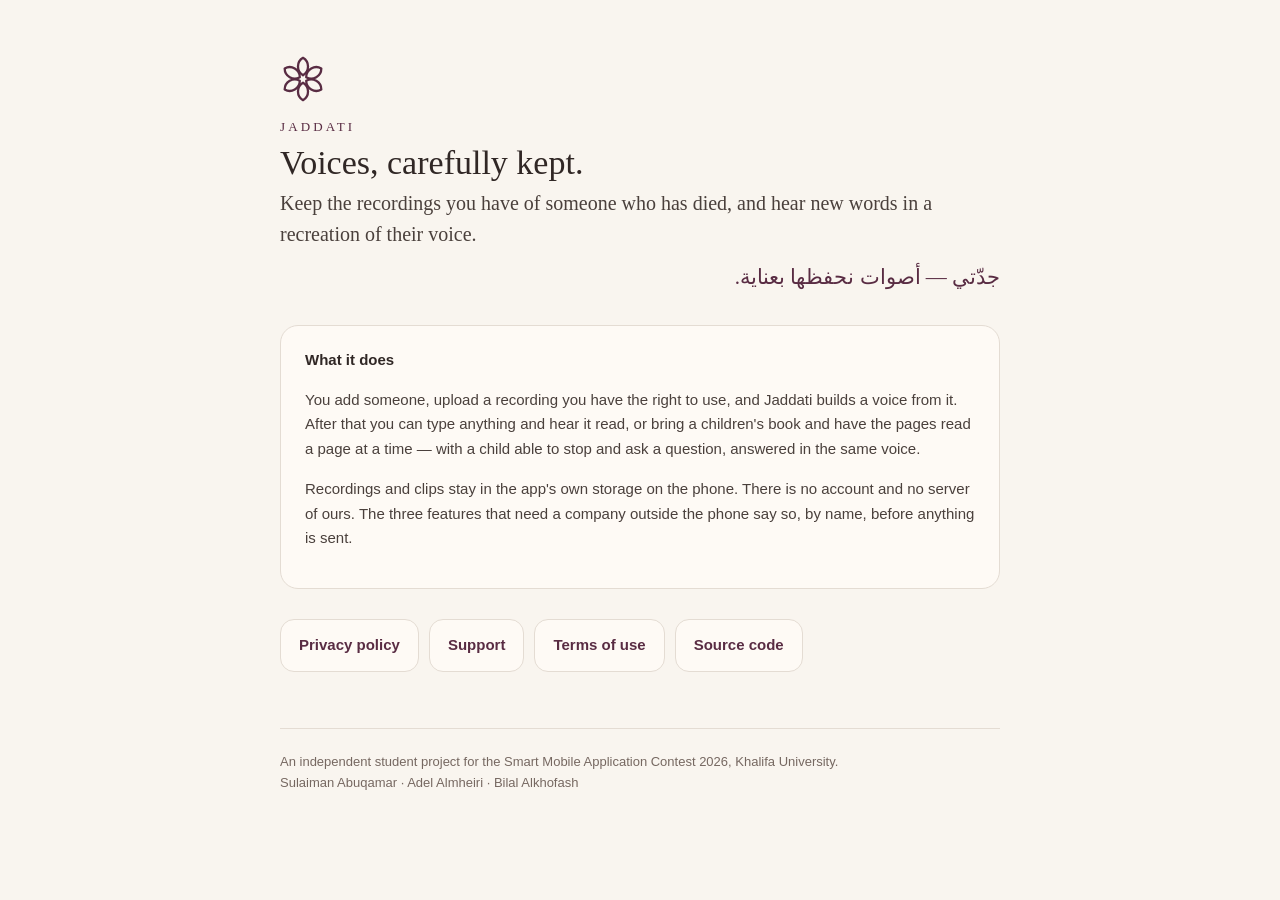
<file: docs/index.html>
<!doctype html>
<html lang="en">
<head>
<meta charset="utf-8">
<meta name="viewport" content="width=device-width, initial-scale=1">
<title>Jaddati</title>
<link rel="stylesheet" href="_style.css">
<style>
  .lede { font-family: Georgia, serif; font-size: 20px; line-height: 1.55; color: #4A403C; margin: 0 0 10px; }
  .ar { font-family: 'Amiri', 'Geeza Pro', Georgia, serif; direction: rtl; font-size: 21px; color: #592C43; margin: 0 0 30px; }
  .links { display: flex; flex-wrap: wrap; gap: 10px; margin: 30px 0 0; }
  .links a { display: inline-block; text-decoration: none; background: #FEFAF5; border: 1px solid #E4DCD3;
             border-radius: 14px; padding: 13px 18px; font-size: 15px; font-weight: 600; }
  .links a:hover { border-color: #592C43; }
</style>
</head>
<body>
<div class="wrap">
  <img class="mark" src="_mark.svg" alt="">
  <div class="name">JADDATI</div>
  <h1>Voices, carefully kept.</h1>
  <p class="lede">Keep the recordings you have of someone who has died, and hear new words in a recreation of their voice.</p>
  <p class="ar">جدّتي — أصوات نحفظها بعناية.</p>

  <div class="card">
    <h3>What it does</h3>
    <p>You add someone, upload a recording you have the right to use, and Jaddati builds a voice from it. After that you can type anything and hear it read, or bring a children's book and have the pages read a page at a time — with a child able to stop and ask a question, answered in the same voice.</p>
    <p>Recordings and clips stay in the app's own storage on the phone. There is no account and no server of ours. The three features that need a company outside the phone say so, by name, before anything is sent.</p>
  </div>

  <div class="links">
    <a href="privacy/">Privacy policy</a>
    <a href="support/">Support</a>
    <a href="terms/">Terms of use</a>
    <a href="https://github.com/sulaimanabuqamar/jaddati">Source code</a>
  </div>

  <footer>
    An independent student project for the Smart Mobile Application Contest 2026, Khalifa University.<br>
    Sulaiman Abuqamar · Adel Almheiri · Bilal Alkhofash
  </footer>
</div>
</body>
</html>
</file>
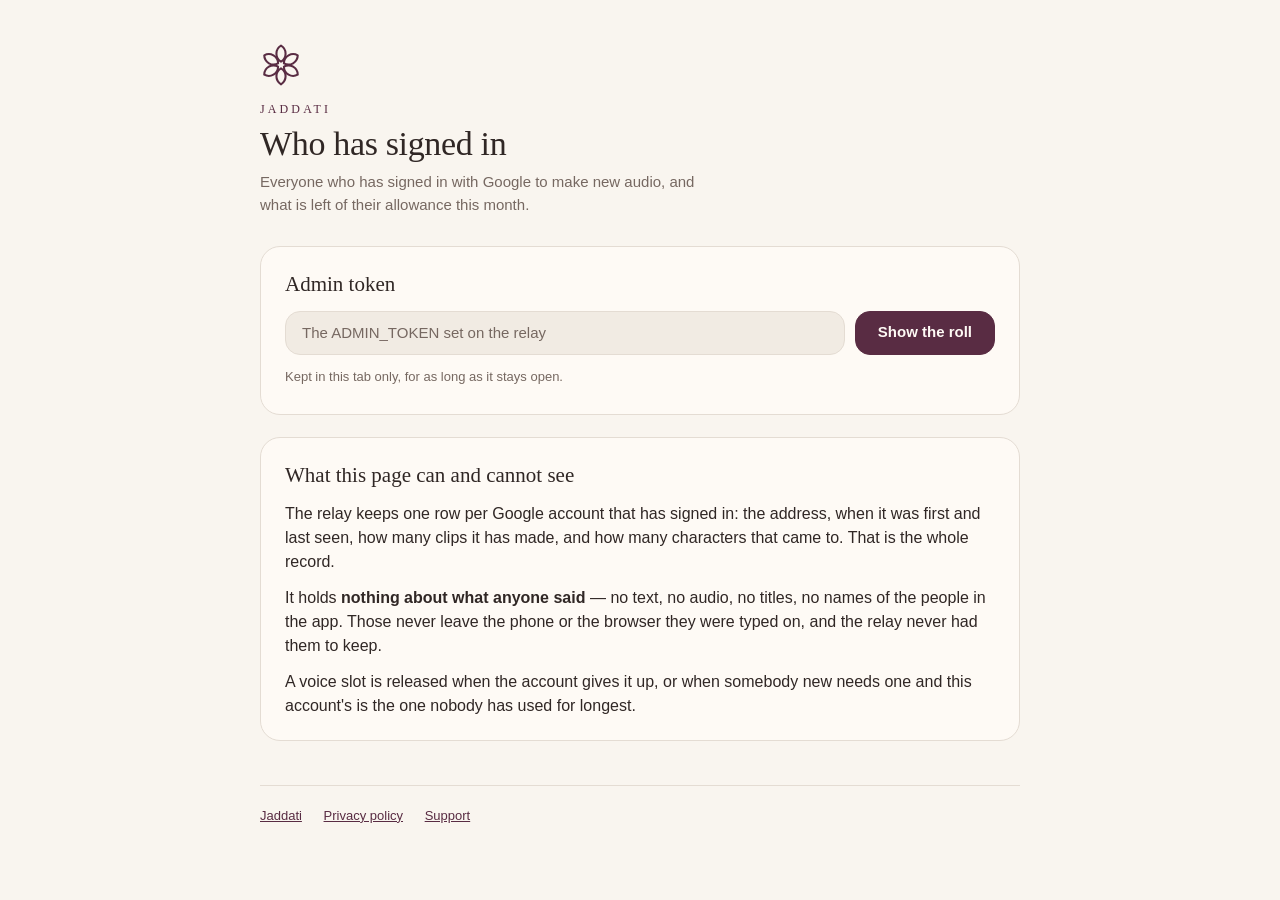
<file: docs/admin/index.html>
<!doctype html>
<html lang="en">
<head>
<meta charset="utf-8">
<meta name="viewport" content="width=device-width, initial-scale=1">
<meta name="robots" content="noindex, nofollow">
<title>Jaddati — Who has signed in</title>
<style>
/* The app's own palette, lifted from docs/web/app.css rather than matched by
   eye, and carried HERE rather than pulled from ../_style.css. Two reasons:
   this page should look like the app and not like the policy pages, and a
   page that depends on a file beginning with an underscore is a page GitHub
   Pages serves unstyled until .nojekyll lands.

   The mark is inlined for the same reason — an <img> at ../_mark.svg is one
   more underscore file to lose. */
:root {
  --paper: #F9F5EF;  --ink: #302725;  --ink-soft: #766861;  --hairline: #E4DCD3;
  --wine: #592C43;   --wine-ink: #592C43;  --wine-light: #F0E5EB;
  --sage: #426858;   --danger: #963E3B;
  --card: #FEFAF5;   --sunk: #F1EBE3;
  --serif: Georgia, 'Iowan Old Style', 'Times New Roman', serif;
  --sys: -apple-system, BlinkMacSystemFont, 'Segoe UI', Roboto, Helvetica, Arial, sans-serif;
  --r-card: 20px; --r-control: 15px; --touch: 44px;
  color-scheme: light;
}
/* Light, always. The app carries its own light/dark switch and honours what
   the person chose; this page has none, so following the system meant it
   could come up dark on a laptop set dark while the app open beside it was
   not — two windows of the same product disagreeing. */

* { box-sizing: border-box; }
body {
  margin: 0; padding: 0 20px;
  background: var(--paper); color: var(--ink);
  font-family: var(--sys); font-size: 16px; line-height: 1.5;
  -webkit-font-smoothing: antialiased;
}
.wrap { max-width: 760px; margin: 0 auto; padding-block: 44px 72px; }

.mark { width: 42px; height: 42px; display: block; }
.mark path { stroke: var(--wine-ink); }
.name {
  font-family: var(--serif); font-size: 12px; letter-spacing: 0.26em;
  color: var(--wine-ink); margin-top: 14px;
}
h1 {
  font-family: var(--serif); font-weight: 400; font-size: 34px; line-height: 1.15;
  margin: 6px 0 8px; letter-spacing: -0.01em;
}
.sub { color: var(--ink-soft); font-size: 15px; margin: 0 0 30px; max-width: 54ch; }
h2 {
  font-family: var(--serif); font-weight: 400; font-size: 21px;
  margin: 0 0 10px;
}
p { margin: 0 0 12px; }
.small { font-size: 13px; color: var(--ink-soft); }

.card {
  background: var(--card); border: 1px solid var(--hairline);
  border-radius: var(--r-card); padding: 22px 24px; margin: 0 0 22px;
}

/* ── the gate ──────────────────────────────────────────────────────── */
.row { display: flex; gap: 10px; flex-wrap: wrap; align-items: center; }
input[type=password] {
  flex: 1 1 240px; min-width: 0; height: var(--touch);
  padding: 0 16px; font: inherit; font-size: 15px;
  color: var(--ink); background: var(--sunk);
  border: 1px solid var(--hairline); border-radius: var(--r-control);
}
input[type=password]::placeholder { color: var(--ink-soft); }
input[type=password]:focus-visible { outline: 2px solid var(--wine-ink); outline-offset: 1px; }

button {
  height: var(--touch); padding: 0 22px; font: inherit; font-size: 15px;
  font-weight: 600; cursor: pointer; border-radius: var(--r-control);
  color: #FEFAF5; background: var(--wine); border: 1px solid var(--wine);
}
button:active { transform: translateY(1px); }
button.quiet {
  color: var(--wine-ink); background: transparent;
  border-color: var(--hairline); font-weight: 400;
}
button[disabled] { opacity: .5; cursor: default; }

/* ── the tiles ─────────────────────────────────────────────────────── */
.tiles {
  display: grid; grid-template-columns: repeat(auto-fit, minmax(140px, 1fr));
  gap: 12px; margin: 0 0 12px;
}
.tile {
  background: var(--card); border: 1px solid var(--hairline);
  border-radius: var(--r-card); padding: 16px 18px;
}
.tile b {
  display: block; font-family: var(--serif); font-weight: 400;
  font-size: 30px; line-height: 1.1; color: var(--ink);
  font-variant-numeric: tabular-nums;
}
.tile span {
  display: block; margin-top: 6px; font-size: 11px; letter-spacing: 0.1em;
  text-transform: uppercase; color: var(--ink-soft);
}
.stamp { font-size: 13px; color: var(--ink-soft); margin: 0 0 24px; }
.live {
  width: 7px; height: 7px; border-radius: 50%; background: var(--sage);
  display: inline-block; margin-inline-end: 8px; vertical-align: middle;
}

/* ── the roll ──────────────────────────────────────────────────────── */
.sheet { padding: 6px 4px 4px; }
.tablewrap { overflow-x: auto; -webkit-overflow-scrolling: touch; }
table { border-collapse: collapse; width: 100%; font-size: 14px; }
th {
  text-align: start; padding: 0 14px 10px; font-size: 11px; font-weight: 600;
  letter-spacing: 0.1em; text-transform: uppercase; color: var(--ink-soft);
  white-space: nowrap;
}
td {
  text-align: start; padding: 14px; border-top: 1px solid var(--hairline);
  vertical-align: baseline;
}
td:first-child { font-weight: 600; }
td.when { color: var(--ink-soft); white-space: nowrap; }
td.num, th.num { text-align: end; font-variant-numeric: tabular-nums; }
.low { color: var(--danger); font-weight: 600; }
.empty { padding: 18px 14px; color: var(--ink-soft); font-size: 14px; }
/* On a phone the column worth seeing is what is LEFT, and it was the one
   pushed off the edge — you had to scroll sideways to reach the number you
   opened the page for. First seen is the least useful of the five while
   standing in a room watching a queue, so it is the one that goes. */
@media (max-width: 640px) { .opt { display: none; } }

/* Space BELOW as well as above: the two buttons were sitting flush against
   the card underneath them, which read as one block rather than as an action
   and then a separate note. */
.actions { margin: 18px 0 26px; }
footer {
  margin-top: 44px; padding-top: 20px; border-top: 1px solid var(--hairline);
  font-size: 13px; color: var(--ink-soft);
}
footer a { color: var(--wine-ink); margin-inline-end: 18px; }
.problem { color: var(--danger); }
.hidden { display: none; }
</style>
</head>
<body>
<div class="wrap">
  <svg class="mark" viewBox="0 0 100 100" fill="none" stroke="#592C43" stroke-width="5" stroke-linejoin="round" aria-hidden="true"><g transform="translate(50,50)"><g><path d="M0 -8 A22 22 0 0 1 0 -46 A22 22 0 0 1 0 -8 Z"/></g><g transform="rotate(60)"><path d="M0 -8 A22 22 0 0 1 0 -46 A22 22 0 0 1 0 -8 Z"/></g><g transform="rotate(120)"><path d="M0 -8 A22 22 0 0 1 0 -46 A22 22 0 0 1 0 -8 Z"/></g><g transform="rotate(180)"><path d="M0 -8 A22 22 0 0 1 0 -46 A22 22 0 0 1 0 -8 Z"/></g><g transform="rotate(240)"><path d="M0 -8 A22 22 0 0 1 0 -46 A22 22 0 0 1 0 -8 Z"/></g><g transform="rotate(300)"><path d="M0 -8 A22 22 0 0 1 0 -46 A22 22 0 0 1 0 -8 Z"/></g></g></svg>
  <div class="name">JADDATI</div>
  <h1>Who has signed in</h1>
  <p class="sub">Everyone who has signed in with Google to make new audio, and what is left of their allowance this month.</p>

  <!-- The token is typed here and never stored anywhere but this tab. It is
       not in this page, it is not in the repository, and closing the tab
       forgets it: the page is public, and the only thing keeping the roll
       private is the relay's own check. -->
  <form id="gate" class="card">
    <h2>Admin token</h2>
    <div class="row">
      <input id="token" type="password" autocomplete="current-password" placeholder="The ADMIN_TOKEN set on the relay" required>
      <button type="submit">Show the roll</button>
    </div>
    <p class="small" style="margin:12px 0 0">Kept in this tab only, for as long as it stays open.</p>
    <p id="problem" class="small problem" style="margin:6px 0 0"></p>
  </form>

  <div id="roll" class="hidden">
    <div class="tiles">
      <div class="tile"><b id="t-people">—</b><span>Signed in</span></div>
      <div class="tile"><b id="t-voices">—</b><span>Voices held</span></div>
      <div class="tile"><b id="t-made">—</b><span>Clips made</span></div>
      <div class="tile"><b id="t-month">—</b><span>Month</span></div>
    </div>
    <p class="stamp"><span class="live"></span><span id="t-when">…</span> · <span id="t-allow"></span></p>

    <div class="card sheet">
      <div class="tablewrap">
        <table>
          <thead>
            <tr>
              <th>Account</th><th class="opt">First seen</th><th>Last seen</th>
              <th class="num">Clips</th><th class="num">Left this month</th>
            </tr>
          </thead>
          <tbody id="rows"></tbody>
        </table>
      </div>
      <p id="empty" class="empty hidden">Nobody has signed in yet.</p>
    </div>

    <div class="row actions">
      <button id="again" class="quiet" type="button">Refresh now</button>
      <button id="forget" class="quiet" type="button">Forget the token</button>
    </div>
  </div>

  <div class="card">
    <h2>What this page can and cannot see</h2>
    <p>The relay keeps one row per Google account that has signed in: the address, when it was first and last seen, how many clips it has made, and how many characters that came to. That is the whole record.</p>
    <p>It holds <b>nothing about what anyone said</b> — no text, no audio, no titles, no names of the people in the app. Those never leave the phone or the browser they were typed on, and the relay never had them to keep.</p>
    <p style="margin-bottom:0">A voice slot is released when the account gives it up, or when somebody new needs one and this account's is the one nobody has used for longest.</p>
  </div>

  <footer>
    <a href="../">Jaddati</a>
    <a href="../privacy/">Privacy policy</a>
    <a href="../support/">Support</a>
  </footer>
</div>

<script>
const RELAY = "https://jaddati-proxy.sulaimanabuqamar.workers.dev";
const KEY = "jaddati.admin.token";
const $ = id => document.getElementById(id);

const gate = $("gate"), roll = $("roll"), problem = $("problem");
let timer = null;

/** When, in the words someone standing in a room actually wants. */
function when(ms) {
  if (!ms) return "—";
  const seconds = Math.round((Date.now() - ms) / 1000);
  if (seconds < 45) return "just now";
  const minutes = Math.round(seconds / 60);
  if (minutes < 60) return minutes + (minutes === 1 ? " minute ago" : " minutes ago");
  const hours = Math.round(minutes / 60);
  if (hours < 24) return hours + (hours === 1 ? " hour ago" : " hours ago");
  const days = Math.round(hours / 24);
  if (days < 8) return days + (days === 1 ? " day ago" : " days ago");
  return new Date(ms).toLocaleDateString();
}

const count = n => Number(n || 0).toLocaleString();

async function load(token) {
  const r = await fetch(RELAY + "/admin/accounts", { headers: { "x-jaddati-admin": token } });
  if (r.status === 401) throw new Error("That token was refused. Check what `wrangler secret put ADMIN_TOKEN` was given.");
  if (!r.ok) throw new Error("The relay answered " + r.status + ".");
  return r.json();
}

function draw(data) {
  const people = data.accounts || [];
  $("t-people").textContent = count(people.length);
  $("t-voices").textContent = (data.voices ? data.voices.held : 0) + " / " + (data.voices ? data.voices.cap : "—");
  $("t-made").textContent = count(people.reduce((n, a) => n + Number(a.generations || 0), 0));
  $("t-month").textContent = data.month || "—";
  $("t-when").textContent = "Read " + new Date().toLocaleTimeString();
  $("t-allow").textContent = count(data.creditsPerAccount) + " characters each per month";

  const body = $("rows");
  body.textContent = "";
  for (const a of people) {
    const tr = document.createElement("tr");
    // textContent throughout, never innerHTML: an address is somebody else's
    // text, and this page is not the place to find out it was also markup.
    const cell = (text, cls) => {
      const td = document.createElement("td");
      td.textContent = text;
      if (cls) td.className = cls;
      return td;
    };
    tr.append(cell(a.email || a.sub || "—"));
    tr.append(cell(when(a.firstSeen), "when opt"));
    tr.append(cell(when(a.lastSeen), "when"));
    tr.append(cell(count(a.generations), "num"));
    const left = cell(count(a.leftThisMonth), "num");
    if (Number(a.leftThisMonth) <= 0) { left.classList.add("low"); left.textContent = "none left"; }
    tr.append(left);
    body.append(tr);
  }
  $("empty").classList.toggle("hidden", people.length > 0);
}

async function show(token) {
  try {
    draw(await load(token));
    problem.textContent = "";
    gate.classList.add("hidden");
    roll.classList.remove("hidden");
    sessionStorage.setItem(KEY, token);
    // Every half minute, which is often enough to watch a queue and rare
    // enough that a page left open overnight is not hammering the relay.
    if (!timer) timer = setInterval(() => show(token), 30000);
  } catch (e) {
    problem.textContent = e.message || "Could not reach the relay.";
    gate.classList.remove("hidden");
    roll.classList.add("hidden");
    if (timer) { clearInterval(timer); timer = null; }
  }
}

gate.addEventListener("submit", e => {
  e.preventDefault();
  const token = $("token").value.trim();
  if (token) show(token);
});
$("again").addEventListener("click", () => show(sessionStorage.getItem(KEY) || ""));
$("forget").addEventListener("click", () => {
  sessionStorage.removeItem(KEY);
  if (timer) { clearInterval(timer); timer = null; }
  $("token").value = "";
  roll.classList.add("hidden");
  gate.classList.remove("hidden");
});

// A reload inside the same tab should not mean typing it again.
const remembered = sessionStorage.getItem(KEY);
if (remembered) { $("token").value = remembered; show(remembered); }
</script>
</body>
</html>
</file>
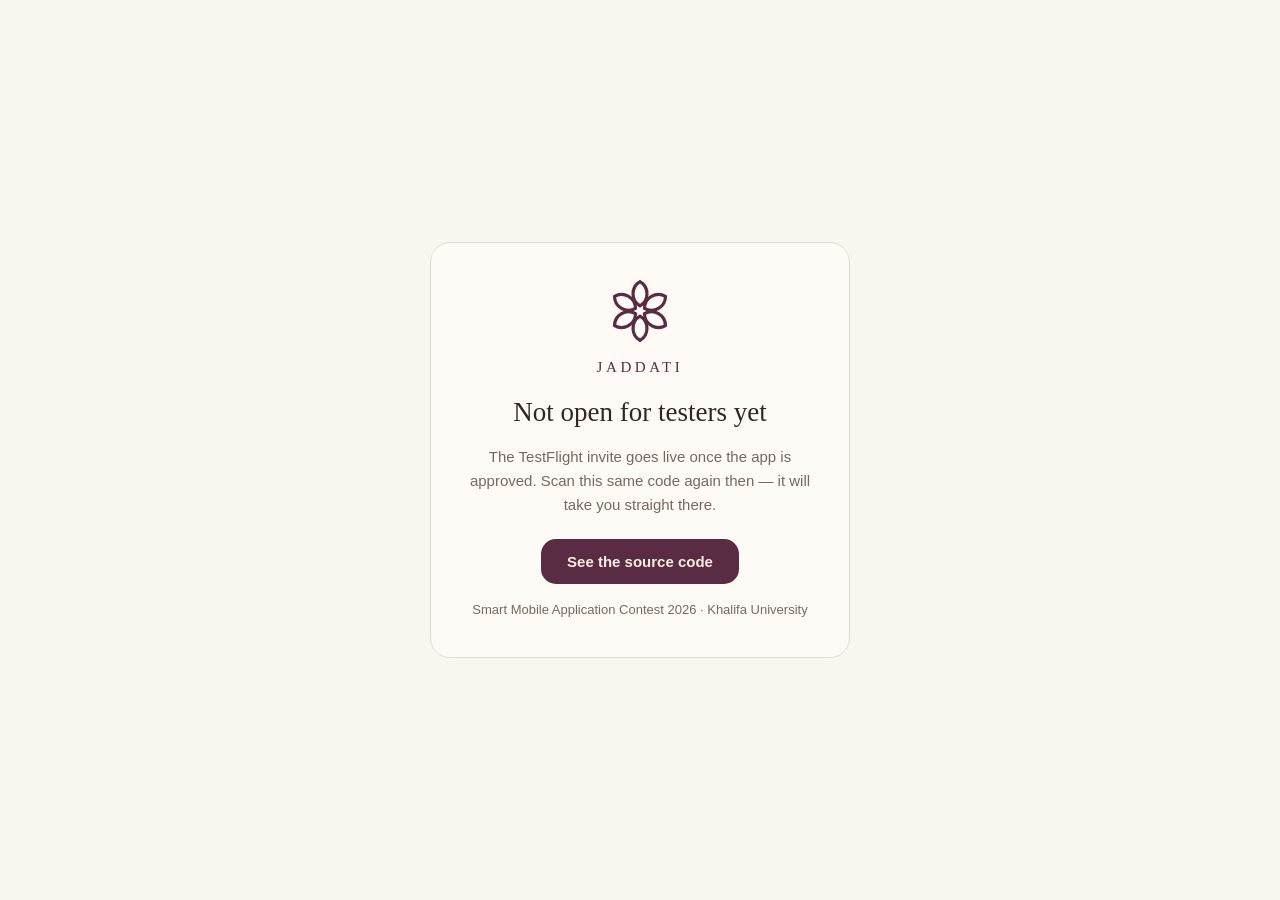
<file: docs/ios/index.html>
<!doctype html>
<html lang="en">
<head>
<meta charset="utf-8">
<meta name="viewport" content="width=device-width, initial-scale=1">
<title>Jaddati — iPhone</title>

<!-- ────────────────────────────────────────────────────────────────
     CHANGE THIS ONE LINE TO RE-POINT THE QR CODE ON THE POSTER.
     Leave it as "" and this page shows the holding card instead.
     ──────────────────────────────────────────────────────────────── -->
<script>const DESTINATION = "";</script>

<style>
  :root { color-scheme: light; }
  * { box-sizing: border-box; }
  body {
    margin: 0; min-height: 100dvh; background: #F9F5EF; color: #302725;
    font-family: -apple-system, BlinkMacSystemFont, 'Segoe UI', Helvetica, Arial, sans-serif;
    display: grid; place-items: center; padding: 24px;
  }
  .card {
    max-width: 420px; width: 100%; background: #FEFAF5; border: 1px solid #E4DCD3;
    border-radius: 20px; padding: 36px 30px; text-align: center;
    display: flex; flex-direction: column; align-items: center; gap: 16px;
  }
  .mark { width: 64px; height: 64px; }
  .name { font-family: Georgia, serif; font-size: 15px; letter-spacing: 0.24em; color: #592C43; }
  h1 { font-family: Georgia, serif; font-weight: 400; font-size: 27px; line-height: 1.25; margin: 4px 0 0; }
  p { margin: 0; font-size: 15px; line-height: 1.6; color: #766861; }
  a.btn {
    margin-top: 6px; display: inline-block; text-decoration: none;
    background: #592C43; color: #F8EFE4; font-size: 15px; font-weight: 600;
    padding: 14px 26px; border-radius: 15px;
  }
  a.btn:hover { background: #3E2031; }
  a.quiet { color: #592C43; font-size: 14px; }
  .hidden { display: none; }
</style>
</head>
<body>
  <div class="card" id="holding">
    <svg class="mark" viewBox="0 0 100 100" aria-hidden="true" fill="none"
         stroke="#592C43" stroke-width="5" stroke-linejoin="round">
      <g transform="translate(50,50)">
        <g><path d="M0 -8 A22 22 0 0 1 0 -46 A22 22 0 0 1 0 -8 Z"/></g>
        <g transform="rotate(60)"><path d="M0 -8 A22 22 0 0 1 0 -46 A22 22 0 0 1 0 -8 Z"/></g>
        <g transform="rotate(120)"><path d="M0 -8 A22 22 0 0 1 0 -46 A22 22 0 0 1 0 -8 Z"/></g>
        <g transform="rotate(180)"><path d="M0 -8 A22 22 0 0 1 0 -46 A22 22 0 0 1 0 -8 Z"/></g>
        <g transform="rotate(240)"><path d="M0 -8 A22 22 0 0 1 0 -46 A22 22 0 0 1 0 -8 Z"/></g>
        <g transform="rotate(300)"><path d="M0 -8 A22 22 0 0 1 0 -46 A22 22 0 0 1 0 -8 Z"/></g>
      </g>
    </svg>
    <div class="name">JADDATI</div>
    <h1>Not open for testers yet</h1>
    <p>The TestFlight invite goes live once the app is approved. Scan this same code again then — it will take you straight there.</p>
    <a class="btn" href="https://github.com/sulaimanabuqamar/jaddati">See the source code</a>
    <p style="font-size:13px">Smart Mobile Application Contest 2026 · Khalifa University</p>
  </div>

  <script>
    if (DESTINATION) {
      document.getElementById("holding").classList.add("hidden");
      location.replace(DESTINATION);
    }
  </script>
  <noscript>
    <p style="text-align:center">
      <a href="https://github.com/sulaimanabuqamar/jaddati">Continue to Jaddati</a>
    </p>
  </noscript>
</body>
</html>
</file>
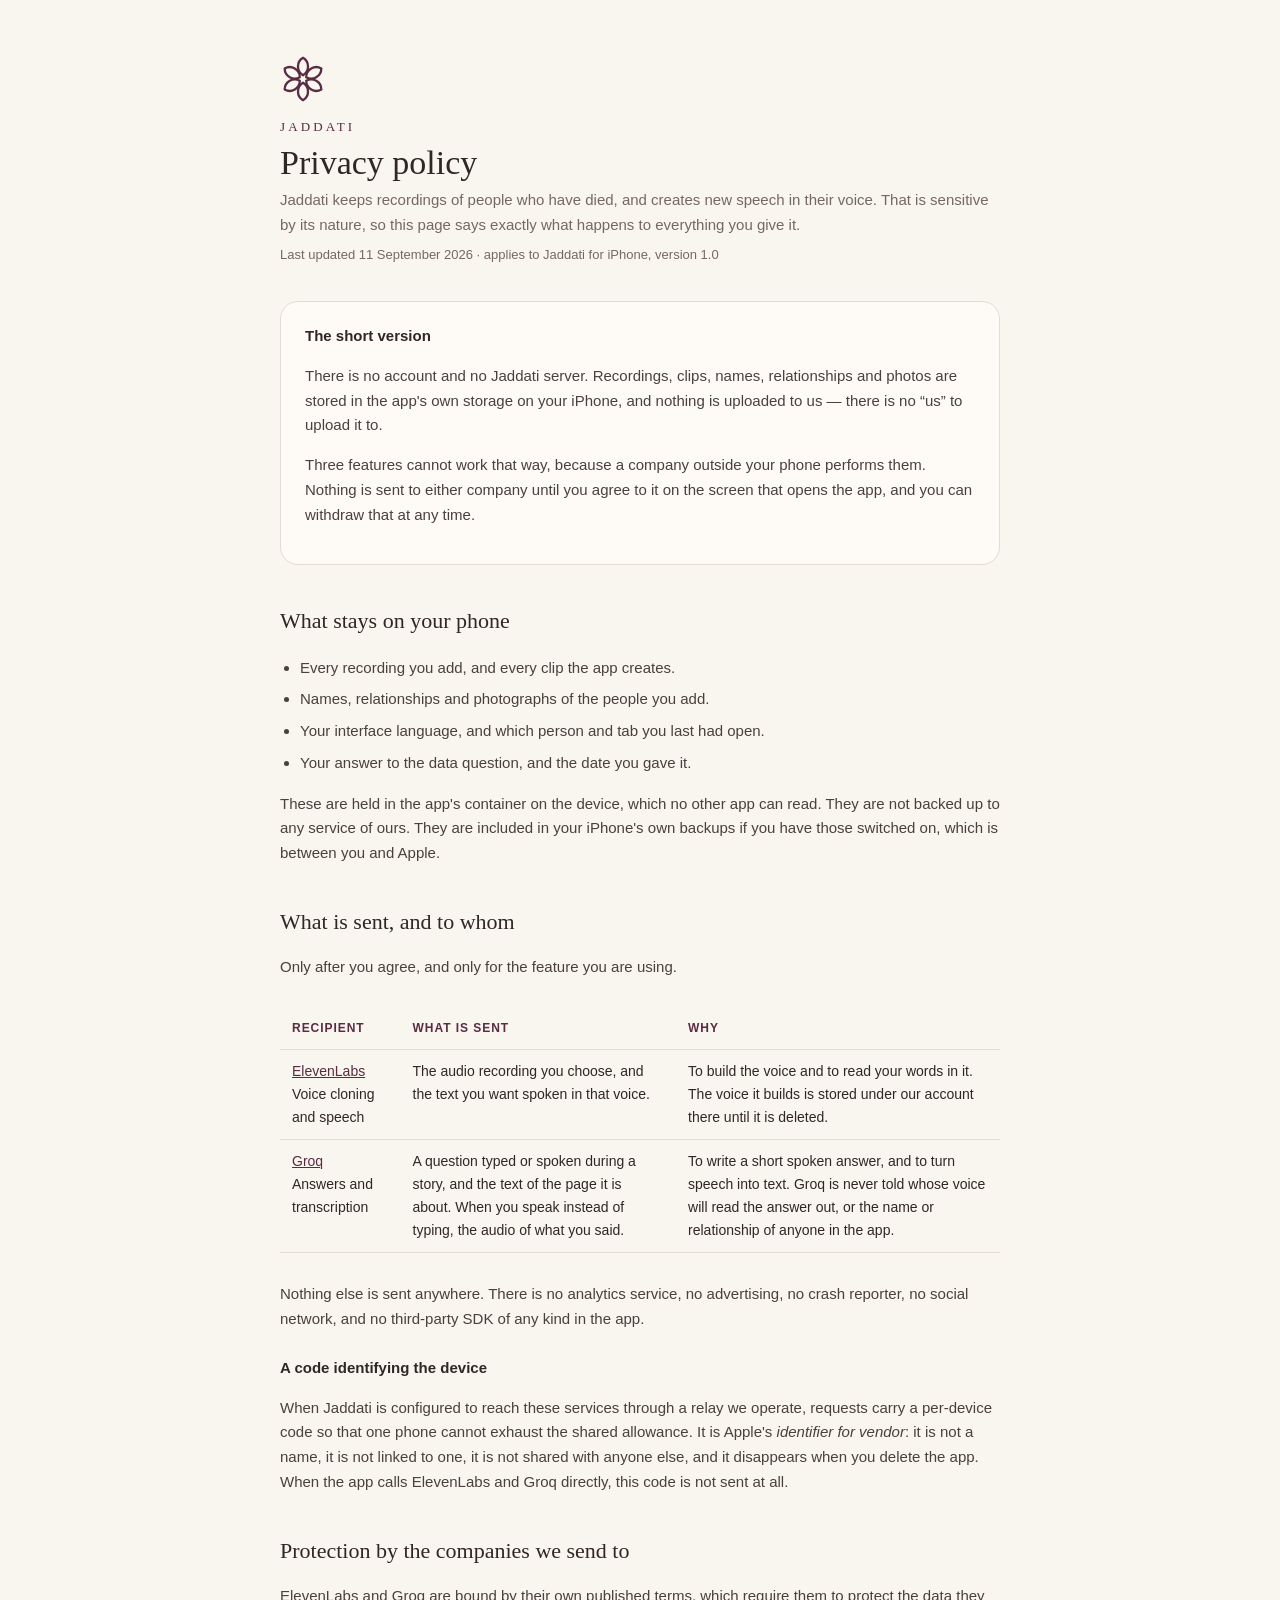
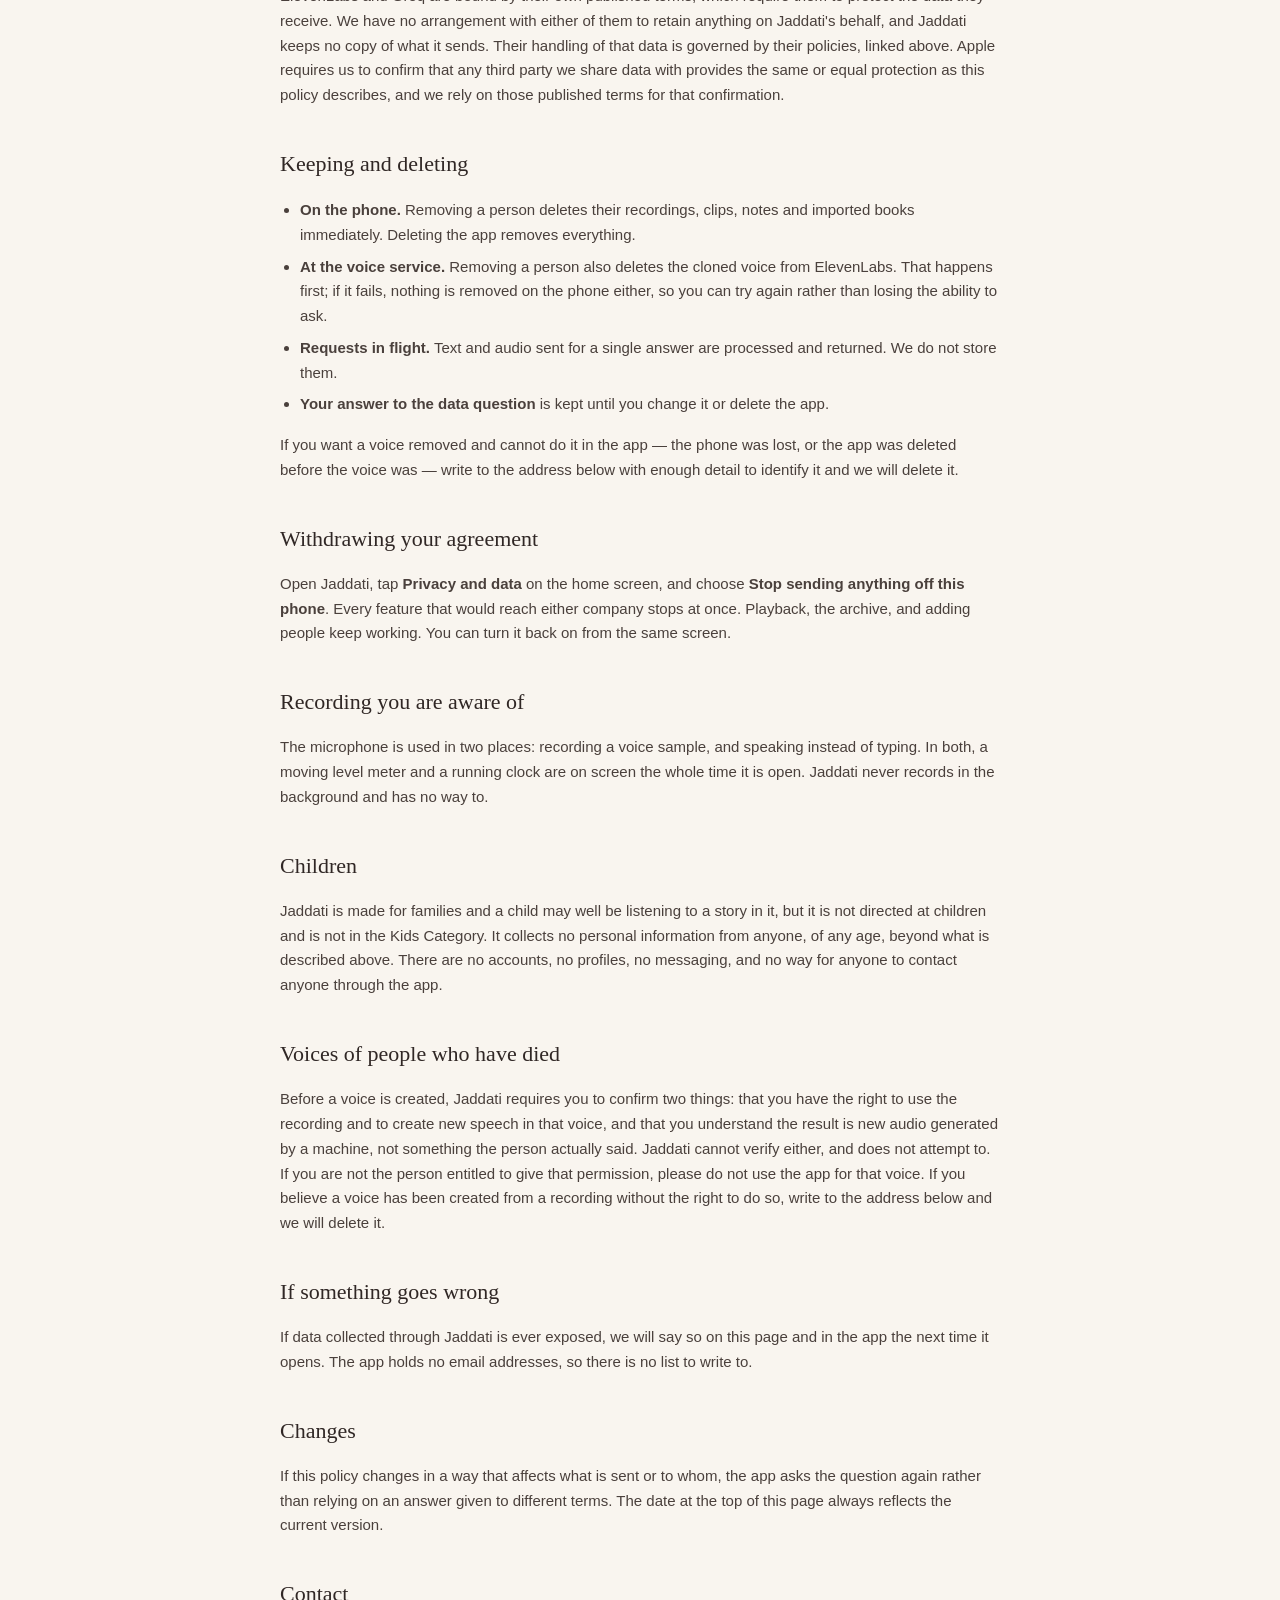
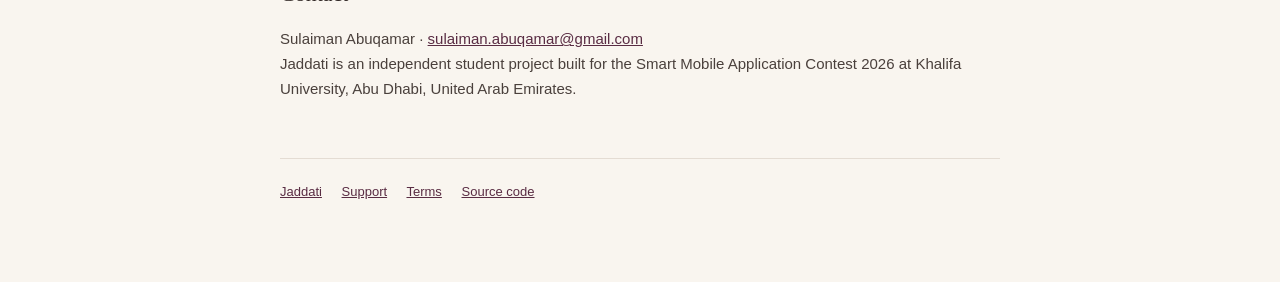
<file: docs/privacy/index.html>
<!doctype html>
<html lang="en">
<head>
<meta charset="utf-8">
<meta name="viewport" content="width=device-width, initial-scale=1">
<title>Jaddati — Privacy policy</title>
<link rel="stylesheet" href="../_style.css">
</head>
<body>
<div class="wrap">
  <img class="mark" src="../_mark.svg" alt="">
  <div class="name">JADDATI</div>
  <h1>Privacy policy</h1>
  <p class="sub">Jaddati keeps recordings of people who have died, and creates new speech in their voice. That is sensitive by its nature, so this page says exactly what happens to everything you give it.</p>
  <p class="stamp">Last updated 11 September 2026 · applies to Jaddati for iPhone, version 1.0</p>

  <div class="card">
    <h3>The short version</h3>
    <p>There is no account and no Jaddati server. Recordings, clips, names, relationships and photos are stored in the app's own storage on your iPhone, and nothing is uploaded to us — there is no “us” to upload it to.</p>
    <p>Three features cannot work that way, because a company outside your phone performs them. Nothing is sent to either company until you agree to it on the screen that opens the app, and you can withdraw that at any time.</p>
  </div>

  <h2>What stays on your phone</h2>
  <ul>
    <li>Every recording you add, and every clip the app creates.</li>
    <li>Names, relationships and photographs of the people you add.</li>
    <li>Your interface language, and which person and tab you last had open.</li>
    <li>Your answer to the data question, and the date you gave it.</li>
  </ul>
  <p>These are held in the app's container on the device, which no other app can read. They are not backed up to any service of ours. They are included in your iPhone's own backups if you have those switched on, which is between you and Apple.</p>

  <h2>What is sent, and to whom</h2>
  <p>Only after you agree, and only for the feature you are using.</p>
  <div class="tablewrap">
  <table>
    <tr><th>Recipient</th><th>What is sent</th><th>Why</th></tr>
    <tr>
      <td><a href="https://elevenlabs.io/privacy-policy">ElevenLabs</a><br>Voice cloning and speech</td>
      <td>The audio recording you choose, and the text you want spoken in that voice.</td>
      <td>To build the voice and to read your words in it. The voice it builds is stored under our account there until it is deleted.</td>
    </tr>
    <tr>
      <td><a href="https://groq.com/privacy-policy/">Groq</a><br>Answers and transcription</td>
      <td>A question typed or spoken during a story, and the text of the page it is about. When you speak instead of typing, the audio of what you said.</td>
      <td>To write a short spoken answer, and to turn speech into text. Groq is never told whose voice will read the answer out, or the name or relationship of anyone in the app.</td>
    </tr>
  </table>
  </div>
  <p>Nothing else is sent anywhere. There is no analytics service, no advertising, no crash reporter, no social network, and no third-party SDK of any kind in the app.</p>

  <h3>A code identifying the device</h3>
  <p>When Jaddati is configured to reach these services through a relay we operate, requests carry a per-device code so that one phone cannot exhaust the shared allowance. It is Apple's <em>identifier for vendor</em>: it is not a name, it is not linked to one, it is not shared with anyone else, and it disappears when you delete the app. When the app calls ElevenLabs and Groq directly, this code is not sent at all.</p>

  <h2>Protection by the companies we send to</h2>
  <p>ElevenLabs and Groq are bound by their own published terms, which require them to protect the data they receive. We have no arrangement with either of them to retain anything on Jaddati's behalf, and Jaddati keeps no copy of what it sends. Their handling of that data is governed by their policies, linked above. Apple requires us to confirm that any third party we share data with provides the same or equal protection as this policy describes, and we rely on those published terms for that confirmation.</p>

  <h2>Keeping and deleting</h2>
  <ul>
    <li><strong>On the phone.</strong> Removing a person deletes their recordings, clips, notes and imported books immediately. Deleting the app removes everything.</li>
    <li><strong>At the voice service.</strong> Removing a person also deletes the cloned voice from ElevenLabs. That happens first; if it fails, nothing is removed on the phone either, so you can try again rather than losing the ability to ask.</li>
    <li><strong>Requests in flight.</strong> Text and audio sent for a single answer are processed and returned. We do not store them.</li>
    <li><strong>Your answer to the data question</strong> is kept until you change it or delete the app.</li>
  </ul>
  <p>If you want a voice removed and cannot do it in the app — the phone was lost, or the app was deleted before the voice was — write to the address below with enough detail to identify it and we will delete it.</p>

  <h2>Withdrawing your agreement</h2>
  <p>Open Jaddati, tap <strong>Privacy and data</strong> on the home screen, and choose <strong>Stop sending anything off this phone</strong>. Every feature that would reach either company stops at once. Playback, the archive, and adding people keep working. You can turn it back on from the same screen.</p>

  <h2>Recording you are aware of</h2>
  <p>The microphone is used in two places: recording a voice sample, and speaking instead of typing. In both, a moving level meter and a running clock are on screen the whole time it is open. Jaddati never records in the background and has no way to.</p>

  <h2>Children</h2>
  <p>Jaddati is made for families and a child may well be listening to a story in it, but it is not directed at children and is not in the Kids Category. It collects no personal information from anyone, of any age, beyond what is described above. There are no accounts, no profiles, no messaging, and no way for anyone to contact anyone through the app.</p>

  <h2>Voices of people who have died</h2>
  <p>Before a voice is created, Jaddati requires you to confirm two things: that you have the right to use the recording and to create new speech in that voice, and that you understand the result is new audio generated by a machine, not something the person actually said. Jaddati cannot verify either, and does not attempt to. If you are not the person entitled to give that permission, please do not use the app for that voice. If you believe a voice has been created from a recording without the right to do so, write to the address below and we will delete it.</p>

  <h2>If something goes wrong</h2>
  <p>If data collected through Jaddati is ever exposed, we will say so on this page and in the app the next time it opens. The app holds no email addresses, so there is no list to write to.</p>

  <h2>Changes</h2>
  <p>If this policy changes in a way that affects what is sent or to whom, the app asks the question again rather than relying on an answer given to different terms. The date at the top of this page always reflects the current version.</p>

  <h2>Contact</h2>
  <p>Sulaiman Abuqamar · <a href="mailto:sulaiman.abuqamar@gmail.com">sulaiman.abuqamar@gmail.com</a><br>
  Jaddati is an independent student project built for the Smart Mobile Application Contest 2026 at Khalifa University, Abu Dhabi, United Arab Emirates.</p>

  <footer>
    <a href="../">Jaddati</a>
    <a href="../support/">Support</a>
    <a href="../terms/">Terms</a>
    <a href="https://github.com/sulaimanabuqamar/jaddati">Source code</a>
  </footer>
</div>
</body>
</html>
</file>
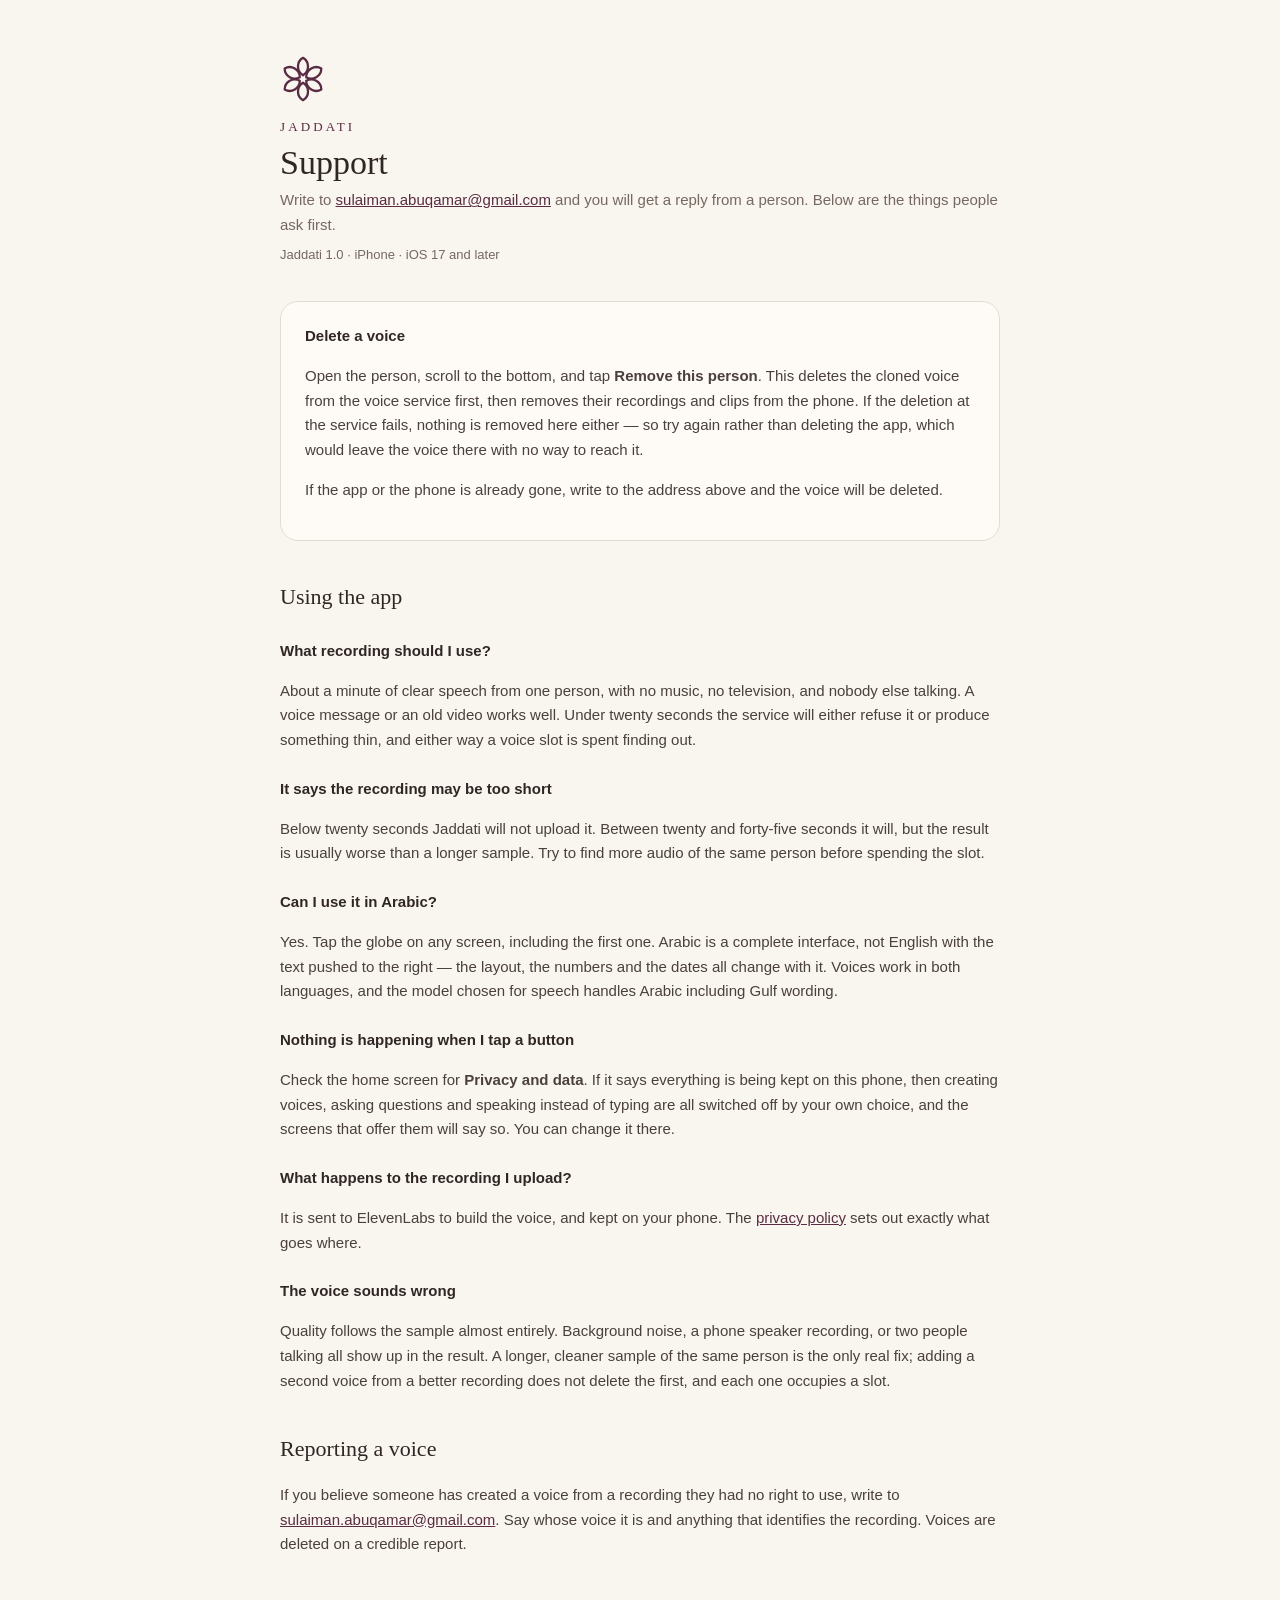
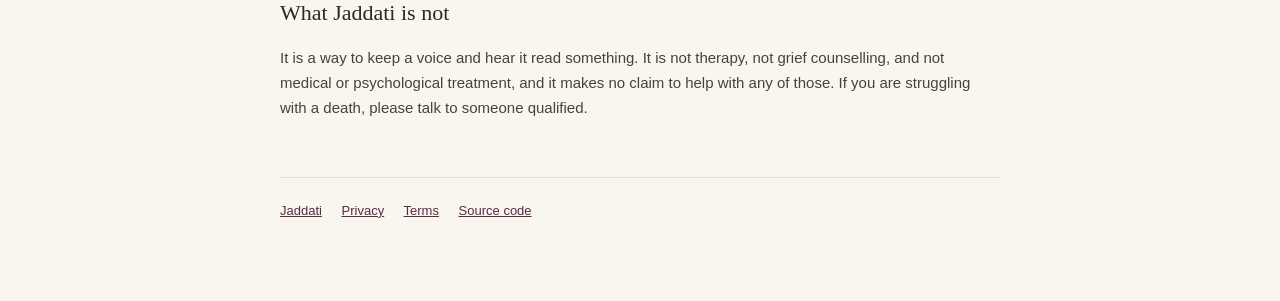
<file: docs/support/index.html>
<!doctype html>
<html lang="en">
<head>
<meta charset="utf-8">
<meta name="viewport" content="width=device-width, initial-scale=1">
<title>Jaddati — Support</title>
<link rel="stylesheet" href="../_style.css">
</head>
<body>
<div class="wrap">
  <img class="mark" src="../_mark.svg" alt="">
  <div class="name">JADDATI</div>
  <h1>Support</h1>
  <p class="sub">Write to <a href="mailto:sulaiman.abuqamar@gmail.com">sulaiman.abuqamar@gmail.com</a> and you will get a reply from a person. Below are the things people ask first.</p>
  <p class="stamp">Jaddati 1.0 · iPhone · iOS 17 and later</p>

  <div class="card">
    <h3>Delete a voice</h3>
    <p>Open the person, scroll to the bottom, and tap <strong>Remove this person</strong>. This deletes the cloned voice from the voice service first, then removes their recordings and clips from the phone. If the deletion at the service fails, nothing is removed here either — so try again rather than deleting the app, which would leave the voice there with no way to reach it.</p>
    <p>If the app or the phone is already gone, write to the address above and the voice will be deleted.</p>
  </div>

  <h2>Using the app</h2>

  <h3>What recording should I use?</h3>
  <p>About a minute of clear speech from one person, with no music, no television, and nobody else talking. A voice message or an old video works well. Under twenty seconds the service will either refuse it or produce something thin, and either way a voice slot is spent finding out.</p>

  <h3>It says the recording may be too short</h3>
  <p>Below twenty seconds Jaddati will not upload it. Between twenty and forty-five seconds it will, but the result is usually worse than a longer sample. Try to find more audio of the same person before spending the slot.</p>

  <h3>Can I use it in Arabic?</h3>
  <p>Yes. Tap the globe on any screen, including the first one. Arabic is a complete interface, not English with the text pushed to the right — the layout, the numbers and the dates all change with it. Voices work in both languages, and the model chosen for speech handles Arabic including Gulf wording.</p>

  <h3>Nothing is happening when I tap a button</h3>
  <p>Check the home screen for <strong>Privacy and data</strong>. If it says everything is being kept on this phone, then creating voices, asking questions and speaking instead of typing are all switched off by your own choice, and the screens that offer them will say so. You can change it there.</p>

  <h3>What happens to the recording I upload?</h3>
  <p>It is sent to ElevenLabs to build the voice, and kept on your phone. The <a href="../privacy/">privacy policy</a> sets out exactly what goes where.</p>

  <h3>The voice sounds wrong</h3>
  <p>Quality follows the sample almost entirely. Background noise, a phone speaker recording, or two people talking all show up in the result. A longer, cleaner sample of the same person is the only real fix; adding a second voice from a better recording does not delete the first, and each one occupies a slot.</p>

  <h2>Reporting a voice</h2>
  <p>If you believe someone has created a voice from a recording they had no right to use, write to <a href="mailto:sulaiman.abuqamar@gmail.com">sulaiman.abuqamar@gmail.com</a>. Say whose voice it is and anything that identifies the recording. Voices are deleted on a credible report.</p>

  <h2>What Jaddati is not</h2>
  <p>It is a way to keep a voice and hear it read something. It is not therapy, not grief counselling, and not medical or psychological treatment, and it makes no claim to help with any of those. If you are struggling with a death, please talk to someone qualified.</p>

  <footer>
    <a href="../">Jaddati</a>
    <a href="../privacy/">Privacy</a>
    <a href="../terms/">Terms</a>
    <a href="https://github.com/sulaimanabuqamar/jaddati">Source code</a>
  </footer>
</div>
</body>
</html>
</file>
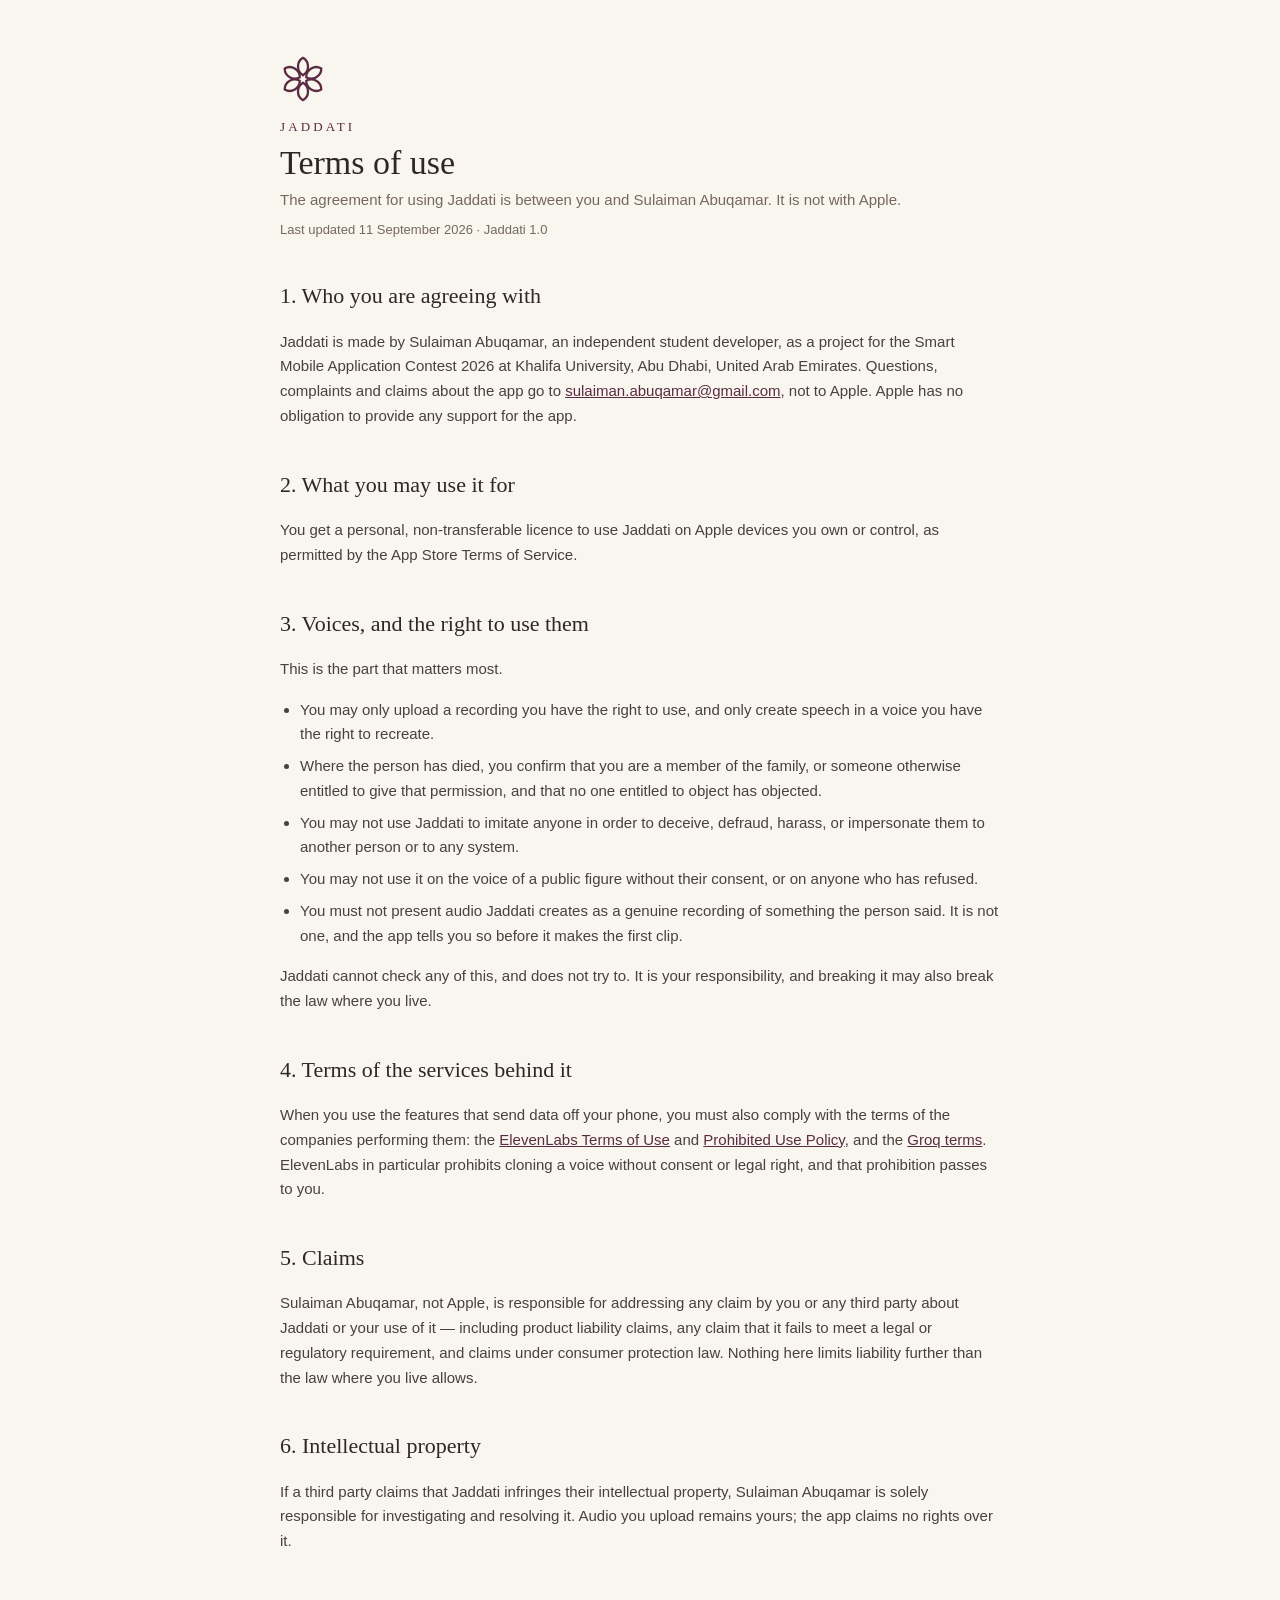
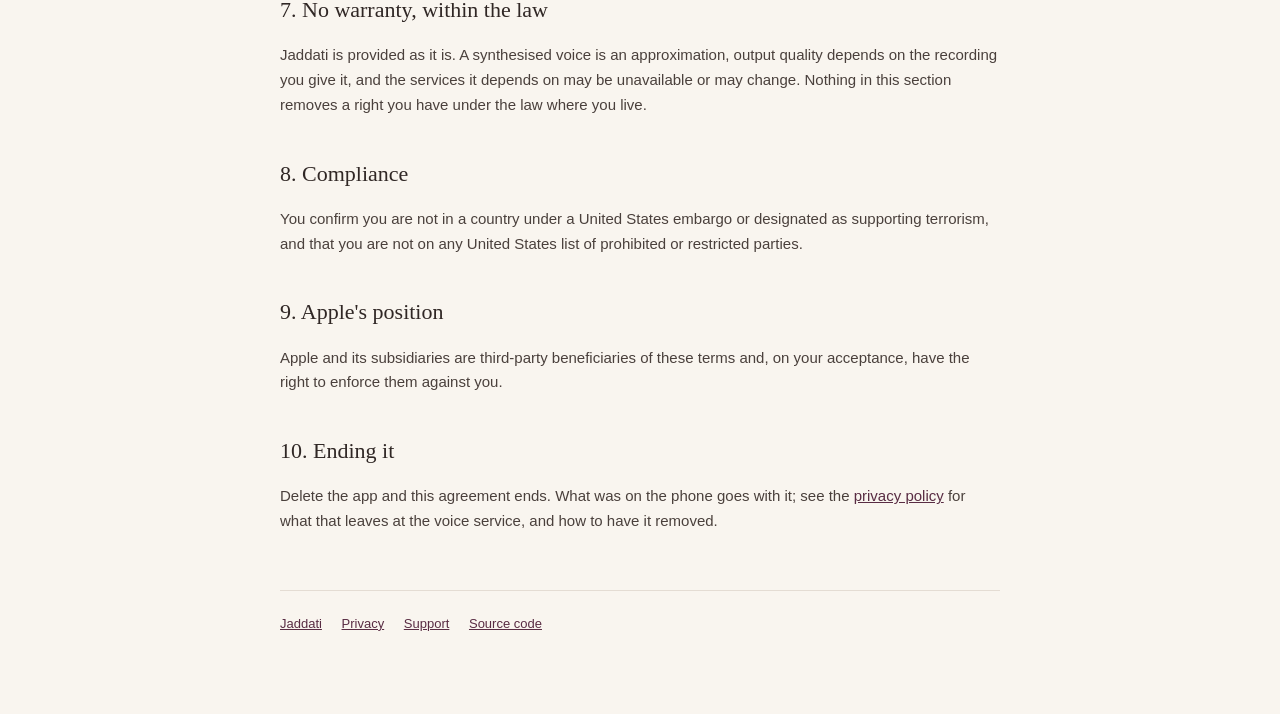
<file: docs/terms/index.html>
<!doctype html>
<html lang="en">
<head>
<meta charset="utf-8">
<meta name="viewport" content="width=device-width, initial-scale=1">
<title>Jaddati — Terms of use</title>
<link rel="stylesheet" href="../_style.css">
</head>
<body>
<div class="wrap">
  <img class="mark" src="../_mark.svg" alt="">
  <div class="name">JADDATI</div>
  <h1>Terms of use</h1>
  <p class="sub">The agreement for using Jaddati is between you and Sulaiman Abuqamar. It is not with Apple.</p>
  <p class="stamp">Last updated 11 September 2026 · Jaddati 1.0</p>

  <h2>1. Who you are agreeing with</h2>
  <p>Jaddati is made by Sulaiman Abuqamar, an independent student developer, as a project for the Smart Mobile Application Contest 2026 at Khalifa University, Abu Dhabi, United Arab Emirates. Questions, complaints and claims about the app go to <a href="mailto:sulaiman.abuqamar@gmail.com">sulaiman.abuqamar@gmail.com</a>, not to Apple. Apple has no obligation to provide any support for the app.</p>

  <h2>2. What you may use it for</h2>
  <p>You get a personal, non-transferable licence to use Jaddati on Apple devices you own or control, as permitted by the App Store Terms of Service.</p>

  <h2>3. Voices, and the right to use them</h2>
  <p>This is the part that matters most.</p>
  <ul>
    <li>You may only upload a recording you have the right to use, and only create speech in a voice you have the right to recreate.</li>
    <li>Where the person has died, you confirm that you are a member of the family, or someone otherwise entitled to give that permission, and that no one entitled to object has objected.</li>
    <li>You may not use Jaddati to imitate anyone in order to deceive, defraud, harass, or impersonate them to another person or to any system.</li>
    <li>You may not use it on the voice of a public figure without their consent, or on anyone who has refused.</li>
    <li>You must not present audio Jaddati creates as a genuine recording of something the person said. It is not one, and the app tells you so before it makes the first clip.</li>
  </ul>
  <p>Jaddati cannot check any of this, and does not try to. It is your responsibility, and breaking it may also break the law where you live.</p>

  <h2>4. Terms of the services behind it</h2>
  <p>When you use the features that send data off your phone, you must also comply with the terms of the companies performing them: the <a href="https://elevenlabs.io/terms-of-use">ElevenLabs Terms of Use</a> and <a href="https://elevenlabs.io/use-policy">Prohibited Use Policy</a>, and the <a href="https://groq.com/terms-of-sale/">Groq terms</a>. ElevenLabs in particular prohibits cloning a voice without consent or legal right, and that prohibition passes to you.</p>

  <h2>5. Claims</h2>
  <p>Sulaiman Abuqamar, not Apple, is responsible for addressing any claim by you or any third party about Jaddati or your use of it — including product liability claims, any claim that it fails to meet a legal or regulatory requirement, and claims under consumer protection law. Nothing here limits liability further than the law where you live allows.</p>

  <h2>6. Intellectual property</h2>
  <p>If a third party claims that Jaddati infringes their intellectual property, Sulaiman Abuqamar is solely responsible for investigating and resolving it. Audio you upload remains yours; the app claims no rights over it.</p>

  <h2>7. No warranty, within the law</h2>
  <p>Jaddati is provided as it is. A synthesised voice is an approximation, output quality depends on the recording you give it, and the services it depends on may be unavailable or may change. Nothing in this section removes a right you have under the law where you live.</p>

  <h2>8. Compliance</h2>
  <p>You confirm you are not in a country under a United States embargo or designated as supporting terrorism, and that you are not on any United States list of prohibited or restricted parties.</p>

  <h2>9. Apple's position</h2>
  <p>Apple and its subsidiaries are third-party beneficiaries of these terms and, on your acceptance, have the right to enforce them against you.</p>

  <h2>10. Ending it</h2>
  <p>Delete the app and this agreement ends. What was on the phone goes with it; see the <a href="../privacy/">privacy policy</a> for what that leaves at the voice service, and how to have it removed.</p>

  <footer>
    <a href="../">Jaddati</a>
    <a href="../privacy/">Privacy</a>
    <a href="../support/">Support</a>
    <a href="https://github.com/sulaimanabuqamar/jaddati">Source code</a>
  </footer>
</div>
</body>
</html>
</file>
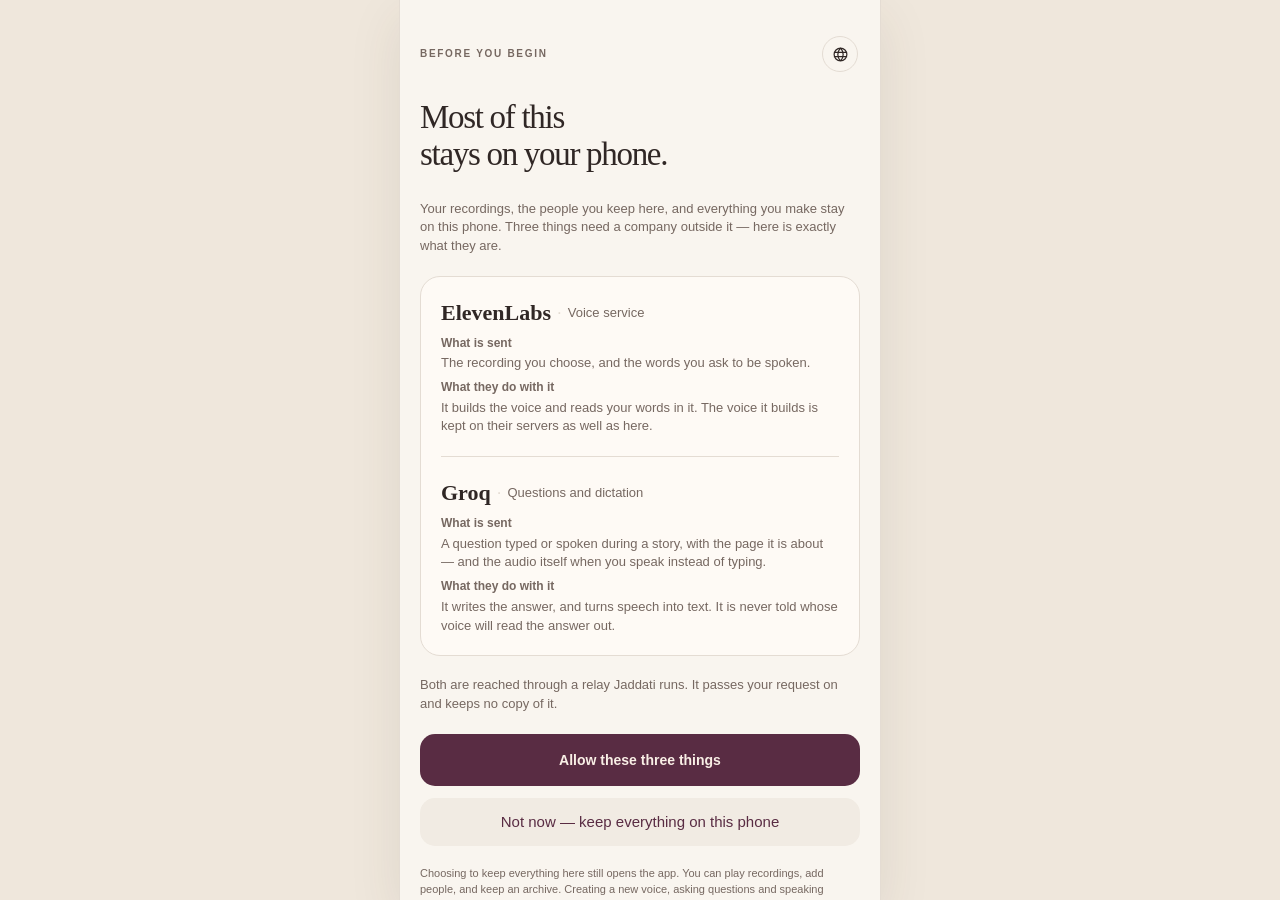
<file: docs/web/index.html>
<!doctype html>
<html lang="en" dir="ltr" data-v="b2ea1f7589">
<head>
<meta charset="utf-8">
<meta name="viewport" content="width=device-width, initial-scale=1, viewport-fit=cover">
<meta name="theme-color" content="#F9F5EF">
<title>Jaddati — Voices, carefully kept</title>
<meta name="description" content="Keep the recordings you have of someone who has died, and hear new words in a recreation of their voice. The web version of Jaddati.">
<link rel="stylesheet" href="app.css">
<link rel="icon" href="data:image/svg+xml,%3Csvg xmlns='http://www.w3.org/2000/svg' viewBox='0 0 100 100' fill='none' stroke='%23592C43' stroke-width='7' stroke-linejoin='round'%3E%3Cg transform='translate(50,50)'%3E%3Cpath d='M0 -8 A22 22 0 0 1 0 -46 A22 22 0 0 1 0 -8 Z'/%3E%3Cpath d='M0 -8 A22 22 0 0 1 0 -46 A22 22 0 0 1 0 -8 Z' transform='rotate(60)'/%3E%3Cpath d='M0 -8 A22 22 0 0 1 0 -46 A22 22 0 0 1 0 -8 Z' transform='rotate(120)'/%3E%3Cpath d='M0 -8 A22 22 0 0 1 0 -46 A22 22 0 0 1 0 -8 Z' transform='rotate(180)'/%3E%3Cpath d='M0 -8 A22 22 0 0 1 0 -46 A22 22 0 0 1 0 -8 Z' transform='rotate(240)'/%3E%3Cpath d='M0 -8 A22 22 0 0 1 0 -46 A22 22 0 0 1 0 -8 Z' transform='rotate(300)'/%3E%3C/g%3E%3C/svg%3E">
<style>
  /* A back arrow is directional, so it mirrors in Arabic. */
  .flip { transform: scaleX(-1); }
  :root[dir="rtl"] .book-cover { padding: 11px 15px 11px 10px; }
  /* Before the module has run, show the mark rather than a white flash. */
  #boot { flex: 1; display: grid; place-items: center; }
  #boot svg { width: 54px; height: 54px; opacity: .35; }
  .noscript { padding: var(--xl) var(--pad); text-align: center; }
</style>
</head>
<body>
<div id="app">
  <div id="boot">
    <svg viewBox="0 0 100 100" fill="none" stroke="#592C43" stroke-width="5" stroke-linejoin="round" aria-hidden="true">
      <g transform="translate(50,50)">
        <path d="M0 -8 A22 22 0 0 1 0 -46 A22 22 0 0 1 0 -8 Z"/>
        <path d="M0 -8 A22 22 0 0 1 0 -46 A22 22 0 0 1 0 -8 Z" transform="rotate(60)"/>
        <path d="M0 -8 A22 22 0 0 1 0 -46 A22 22 0 0 1 0 -8 Z" transform="rotate(120)"/>
        <path d="M0 -8 A22 22 0 0 1 0 -46 A22 22 0 0 1 0 -8 Z" transform="rotate(180)"/>
        <path d="M0 -8 A22 22 0 0 1 0 -46 A22 22 0 0 1 0 -8 Z" transform="rotate(240)"/>
        <path d="M0 -8 A22 22 0 0 1 0 -46 A22 22 0 0 1 0 -8 Z" transform="rotate(300)"/>
      </g>
    </svg>
  </div>
</div>

<noscript>
  <div class="noscript">
    <h1 class="headline">Jaddati</h1>
    <p class="subtext">Jaddati needs JavaScript to run. Turn it on for this page, or use the iPhone app.</p>
    <p class="subtext"><a href="../">About Jaddati</a> · <a href="../privacy/">Privacy</a></p>
  </div>
</noscript>

<script type="module">
  import { setLang, state } from "./strings.js?v=b2ea1f7589";
  setLang(state.lang);                       // paint the right direction before anything renders
  import("./app.js?v=b2ea1f7589").catch(err => {
    document.getElementById("app").innerHTML =
      '<div class="noscript"><h1 class="headline">Jaddati</h1>' +
      '<p class="subtext">This browser could not start the app. It needs a current version of Safari, Chrome, Firefox or Edge.</p>' +
      '<p class="small">' + String(err && err.message ? err.message : err) + '</p></div>';
  });
</script>
</body>
</html>
</file>
<file: docs/_style.css>
:root { color-scheme: light; }
* { box-sizing: border-box; }
body {
  margin: 0; background: #F9F5EF; color: #302725;
  font-family: -apple-system, BlinkMacSystemFont, 'Segoe UI', Helvetica, Arial, sans-serif;
  line-height: 1.65; padding: 0 20px;
}
.wrap { max-width: 720px; margin: 0 auto; padding-block: 56px 80px; }
.mark { width: 46px; height: 46px; display: block; }
.name { font-family: Georgia, serif; font-size: 13px; letter-spacing: 0.24em; color: #592C43; margin-top: 14px; }
h1 { font-family: Georgia, serif; font-weight: 400; font-size: 34px; line-height: 1.2; margin: 6px 0 4px; }
.sub { color: #766861; font-size: 15px; margin: 0 0 6px; }
.stamp { color: #766861; font-size: 13px; margin: 0 0 36px; }
h2 { font-family: Georgia, serif; font-weight: 400; font-size: 22px; margin: 38px 0 10px; }
h3 { font-size: 15px; font-weight: 600; margin: 24px 0 6px; }
p, li { font-size: 15px; color: #4A403C; }
ul { padding-inline-start: 20px; }
li { margin-bottom: 7px; }
a { color: #592C43; }
.card { background: #FEFAF5; border: 1px solid #E4DCD3; border-radius: 18px; padding: 22px 24px; margin: 22px 0; }
.card h3 { margin-top: 0; }
table { border-collapse: collapse; width: 100%; margin: 14px 0; font-size: 14px; }
th, td { text-align: start; padding: 10px 12px; border-bottom: 1px solid #E4DCD3; vertical-align: top; }
th { color: #592C43; font-size: 12px; letter-spacing: 0.08em; text-transform: uppercase; font-weight: 600; }
.tablewrap { overflow-x: auto; }
footer { margin-top: 56px; padding-top: 22px; border-top: 1px solid #E4DCD3; font-size: 13px; color: #766861; }
footer a { margin-inline-end: 16px; }
</file>
<file: docs/web/app.css>
/* Jaddati for the web.
   The tokens are read out of Jaddati/Design/Theme.swift, not re-picked by eye:
   this has to be the same app, not one that resembles it. */

:root {
  color-scheme: light;

  --paper:      #F9F5EF;
  --ink:        #302725;
  --ink-soft:   #766861;
  --hairline:   #E4DCD3;

  --wine:       #592C43;   /* fill: buttons, the hero card */
  --wine-ink:   #592C43;   /* the same colour as TEXT and icons */
  --wine-deep:  #3E2031;
  --wine-light: #F0E5EB;

  --sage:       #426858;
  --sage-light: #E8EEE5;

  --amber:      #775829;
  --amber-light:#F5EAD5;
  --danger:     #963E3B;

  --card:       #FEFAF5;
  --bar:        #F9F6EF;
  --sunk:       #F1EBE3;

  --arch-warm:  #E9E0D5;
  --arch-sage:  #E1E6DD;
  --cover-green:#6C7052;
  --cover-rust: #A0765E;

  --cream:      #F9EFE6;
  --cream-2:    #F8EFE4;
  --chevron:    #958578;
  --card-2:     #FFFAF4;

  --app-bar: 53px;
  --pad: 20px;
  --r-hero: 24px;
  --r-card-el: 19px;
  --r-feature: 20px;
  --r-button: 15px;
  --h-button: 52px;
  --touch: 44px;

  --xs: 6px;
  --s: 12px;
  --m: 20px;
  --l: 32px;
  --xl: 48px;

  --r-card: 20px;
  --r-control: 15px;

  /* Colours that used to be written inline and so could not follow the
     appearance. Light values here are byte-identical to what they replaced. */
  --avatar-ink:    rgba(48,39,37,.75);
  --art-fill:      #E9DDCE;
  --art-edge:      #D8C5B1;
  --art-line:      rgba(89,44,67,.22);
  --art-dot:       rgba(89,44,67,.55);
  --art-glow:      rgba(89,44,67,.25);
  --disabled-fill: rgba(118,104,97,.35);
  --disabled-sunk: rgba(241,235,227,.5);
  --disabled-ink:  rgba(118,104,97,.45);
  --danger-wash:   rgba(150,62,59,.08);
  --scrim:         rgba(48,39,37,.35);
  --gutter:        #EFE7DC;
  --lift:          rgba(73,59,40,.10);
  --book-shadow:   rgba(73,59,40,.13);

  --serif: Georgia, 'Iowan Old Style', 'Times New Roman', serif;
  --sys: -apple-system, BlinkMacSystemFont, 'Segoe UI', Roboto, Helvetica, Arial, sans-serif;
  --leading: 2px;
}

:root[dir="rtl"] { --leading: 5px; }

* { box-sizing: border-box; -webkit-tap-highlight-color: transparent; }

html, body {
  margin: 0; padding: 0; height: 100%;
  background: var(--paper); color: var(--ink);
  font-family: var(--sys); font-size: 17px; line-height: 1.45;
  overscroll-behavior-y: none;
}
body { display: flex; flex-direction: column; }

button { font: inherit; color: inherit; background: none; border: 0; cursor: pointer; }

/* An <svg> with only a viewBox has no intrinsic size, so it falls back to the
   replaced-element default of 300x150 and squeezes every flex sibling to zero.
   Everything below this line is a deliberate override of it. */
svg { width: 19px; height: 19px; flex: none; display: block; }
input, textarea { font: inherit; color: inherit; }
a { color: var(--wine-ink); }

/* The app is a phone-shaped column, centred on anything wider. */
#app {
  flex: 1; display: flex; flex-direction: column;
  width: 100%; max-width: 480px; margin: 0 auto;
  background: var(--paper);
  min-height: 0;
}
@media (min-width: 560px) {
  body { background: var(--gutter); }
  #app { box-shadow: 0 0 0 1px var(--hairline), 0 18px 50px var(--lift); }
}

/* ── chrome ───────────────────────────────────────────────────────────── */

.appbar {
  display: flex; align-items: center; height: var(--app-bar);
  background: var(--paper); flex: none;
  /* Two different insets, as in the app: the chevron is a glyph centred in a
     44px box, the globe is a 36px drawn circle in the same box. */
  padding-inline-start: calc(var(--pad) - var(--touch) / 2 + 6px);
  padding-inline-end: calc(var(--pad) - (var(--touch) - 36px) / 2);
}
.appbar__title {
  flex: 1; text-align: center; font-size: 15px; font-weight: 600;
  white-space: nowrap; overflow: hidden; text-overflow: ellipsis;
}
.iconbtn {
  width: var(--touch); height: var(--touch); flex: none;
  display: grid; place-items: center;
}
.iconbtn svg { width: 19px; height: 19px; }
.globe {
  width: 36px; height: 36px; border-radius: 50%;
  border: 1px solid var(--hairline);
  display: grid; place-items: center; margin: auto;
}
.globe svg { width: 17px; height: 17px; }

.scroll {
  flex: 1; overflow-y: auto; -webkit-overflow-scrolling: touch;
  padding-inline: var(--pad); padding-bottom: var(--xl);
  min-height: 0;
}

.tabrail {
  display: flex; flex: none; padding-top: 5px; padding-bottom: 2px;
  background: var(--paper); border-top: 1px solid var(--hairline);
  padding-bottom: max(2px, env(safe-area-inset-bottom));
}
.tabrail button {
  flex: 1; min-height: var(--touch);
  display: flex; flex-direction: column; align-items: center; gap: 4px;
  color: var(--ink-soft); font-size: 10px; padding: 4px 0;
}
.tabrail button svg { width: 19px; height: 19px; }
.tabrail button[aria-selected="true"] { color: var(--wine-ink); font-weight: 600; }

/* ── type ─────────────────────────────────────────────────────────────── */

.headline {
  font-family: var(--serif); font-weight: 400; font-size: 37px;
  letter-spacing: -1.3px; line-height: 1.13; white-space: pre-line;
  margin: 11px 0 14px;
}
:root[dir="rtl"] .headline { letter-spacing: 0; }
.headline--30 { font-size: 30px; }
.headline--33 { font-size: 33px; }

.eyebrow {
  font-size: 10px; font-weight: 700; letter-spacing: 1.7px;
  text-transform: uppercase; color: var(--ink-soft);
}
.section-label {
  font-size: 11px; font-weight: 600; letter-spacing: 1px;
  text-transform: uppercase; color: var(--ink-soft);
}
:root[dir="rtl"] .eyebrow,
:root[dir="rtl"] .section-label { letter-spacing: 0; }

.subtext {
  font-size: 13px; color: var(--ink-soft);
  line-height: calc(1.45 + 4px / 13);
}
.caption { font-size: 13px; color: var(--ink-soft); }
.small { font-size: 11px; color: var(--ink-soft); }
.label { font-size: 15px; font-weight: 500; }
.spoken { font-family: var(--serif); font-size: 26px; line-height: 1.35; }
.serif { font-family: var(--serif); }
.danger { color: var(--danger); }
.amber-text { color: var(--amber); }
.wine-text { color: var(--wine-ink); }
.sage-text { color: var(--sage); }

/* ── surfaces ─────────────────────────────────────────────────────────── */

.panel {
  background: var(--card); border: 1px solid var(--hairline);
  border-radius: var(--r-card); padding: var(--m);
}
.panel--s { padding: var(--s); }

.hero {
  background: var(--wine); border-radius: var(--r-hero);
  padding: 23px; color: var(--cream-2); margin-top: 21px;
}
.hero__lede {
  font-family: var(--serif); font-size: 28px; line-height: 1.2;
  letter-spacing: -0.5px; max-width: 260px; margin: 26px 0 0;
}
:root[dir="rtl"] .hero__lede { letter-spacing: 0; }
.hero__rule { height: 1px; background: rgba(248,239,228,.18); margin: 16px 0; }
.hero__foot { display: flex; gap: 7px; align-items: flex-start;
  font-size: 11px; color: rgba(248,239,228,.8); }

.divider { height: 1px; background: var(--hairline); }
.quiet-divider { height: 1px; background: var(--hairline); margin: 20px 0; }

/* ── controls ─────────────────────────────────────────────────────────── */

.btn-primary {
  display: flex; align-items: center; justify-content: center;
  width: 100%; min-height: var(--h-button);
  border-radius: var(--r-button); background: var(--wine);
  color: var(--cream); font-size: 14px; font-weight: 600;
  transition: background .12s ease, transform .12s ease;
}
.btn-primary:active:not(:disabled) { background: var(--wine-deep); transform: scale(.985); }
.btn-primary:disabled { background: var(--disabled-fill); cursor: default; }

.btn-quiet {
  display: flex; align-items: center; justify-content: center;
  width: 100%; min-height: 48px;
  border-radius: var(--r-control); background: var(--sunk);
  color: var(--wine-ink); font-size: 15px; font-weight: 500;
}
.btn-quiet:active:not(:disabled) { opacity: .75; }
.btn-quiet:disabled { color: var(--disabled-ink); background: var(--disabled-sunk); cursor: default; }

.btn-danger {
  display: flex; align-items: center; justify-content: center;
  width: 100%; min-height: 48px; border-radius: var(--r-control);
  background: var(--danger-wash); color: var(--danger);
  font-size: 15px; font-weight: 500;
}

.btn-outline {
  display: flex; align-items: center; justify-content: center; gap: 8px;
  width: 100%; min-height: var(--h-button);
  border: 1px solid var(--hairline); border-radius: var(--r-button);
  color: var(--wine-ink); font-size: 14px; font-weight: 600;
}

.chip {
  padding-inline: 14px; min-height: 40px; border-radius: 999px;
  background: var(--sunk); color: var(--wine-ink);
  font-size: 13px; font-weight: 500; display: inline-flex; align-items: center;
  white-space: nowrap;
}
.chip[aria-selected="true"] { background: var(--wine); color: var(--paper); }

.chiprow { display: flex; gap: var(--xs); overflow-x: auto; padding: 2px; }
.chiprow::-webkit-scrollbar { display: none; }

.field { display: block; margin-top: 18px; }
.field__title { font-size: 12px; color: var(--ink-soft); margin-bottom: 7px; }
.field input, .textarea {
  width: 100%; background: var(--card-2);
  border: 1px solid var(--hairline); border-radius: var(--r-button);
  padding: 0 14px; min-height: 50px; font-size: 16px;
}
.textarea {
  padding: 10px 14px; min-height: 120px; resize: vertical;
  font-family: var(--serif); font-size: 26px; line-height: 1.35;
  background: transparent; border: 0;
}
.textarea:focus { outline: none; }
.ask-input {
  width: 100%; background: var(--sunk); border: 0;
  border-radius: var(--r-control); padding: var(--xs) var(--s);
  min-height: 44px; font-size: 17px; resize: vertical;
}

.switch { display: flex; align-items: center; gap: var(--s); min-height: var(--touch); }
.switch input { appearance: none; width: 44px; height: 26px; flex: none;
  border-radius: 999px; background: var(--hairline); position: relative;
  transition: background .15s ease; cursor: pointer; }
.switch input::after {
  content: ""; position: absolute; inset-inline-start: 3px; top: 3px;
  width: 20px; height: 20px; border-radius: 50%; background: #fff;
  transition: transform .15s ease;
}
.switch input:checked { background: var(--wine); }
.switch input:checked::after { transform: translateX(18px); }
:root[dir="rtl"] .switch input:checked::after { transform: translateX(-18px); }
.switch--amber input:checked { background: var(--amber); }

.slider { width: 100%; appearance: none; height: 20px; background: transparent; }
.slider::-webkit-slider-runnable-track { height: 4px; border-radius: 999px; background: var(--sunk); }
.slider::-moz-range-track { height: 4px; border-radius: 999px; background: var(--sunk); }
.slider::-webkit-slider-thumb {
  appearance: none; width: 18px; height: 18px; border-radius: 50%;
  background: var(--amber); margin-top: -7px;
}
.slider::-moz-range-thumb { width: 18px; height: 18px; border: 0; border-radius: 50%; background: var(--amber); }

/* ── the arch: the app's one motif ────────────────────────────────────── */

.arch {
  /* Semicircular top (radius w/2), squared-off base with a small corner —
     the same geometry as ArchShape.path(in:). */
  border-radius: 50% 50% 16% 16% / 43.86% 43.86% 14% 14%;
  overflow: hidden;
}

.avatar {
  flex: none; display: grid; place-items: center;
  background: var(--arch-warm); color: var(--avatar-ink);
  font-family: var(--serif); font-weight: 700;
  background-size: cover; background-position: center;
}
.avatar--sage { background-color: var(--arch-sage); }

/* ── badges ───────────────────────────────────────────────────────────── */

.badge {
  display: inline-flex; align-items: center; gap: 5px;
  padding: 5px 9px; border-radius: 999px;
  font-size: 10px; font-weight: 600; letter-spacing: .8px;
  text-transform: uppercase; white-space: nowrap;
}
:root[dir="rtl"] .badge { letter-spacing: 0; }
.badge svg { width: 11px; height: 11px; flex: none; }
.badge--gen { color: var(--wine-ink); background: var(--wine-light); }
.badge--orig { color: var(--sage); background: var(--sage-light); }
.badge--content {
  color: var(--ink-soft); background: var(--sunk);
  font-size: 11px; letter-spacing: 0; text-transform: none;
}
.badges { display: flex; flex-wrap: wrap; gap: 6px; }

.voicetag {
  display: inline-block; align-self: flex-start; font-size: 9px; font-weight: 700;
  letter-spacing: .6px; text-transform: uppercase; padding: 5px 8px;
  border-radius: 6px; margin-top: 3px;
}
:root[dir="rtl"] .voicetag { letter-spacing: 0; }

/* ── rows ─────────────────────────────────────────────────────────────── */

.person-card {
  display: flex; align-items: center; gap: 13px; width: 100%;
  padding: 16px; margin: 5px 0; text-align: start;
  background: var(--card-2); border: 1px solid var(--hairline);
  border-radius: var(--r-card-el);
}
.person-card__body { flex: 1; min-width: 0; display: flex; flex-direction: column; gap: 3px; }
.person-card__name {
  font-family: var(--serif); font-size: 22px;
  white-space: nowrap; overflow: hidden; text-overflow: ellipsis;
}

.feature-row {
  display: flex; align-items: center; gap: 16px; width: 100%; text-align: start;
  padding: 14px 0;
}
.feature-row__icon {
  width: 44px; height: 44px; flex: none; border-radius: 50%;
  background: var(--sunk); color: var(--wine-ink);
  display: grid; place-items: center;
}
.feature-row__icon svg { width: 19px; height: 19px; }
.feature-row__title { font-family: var(--serif); font-size: 17px; }
.feature-row--hero {
  background: var(--wine); color: var(--cream); border-radius: var(--r-feature);
  padding: 20px; margin-bottom: 16px;
}
.feature-row--hero .feature-row__icon { background: rgba(255,255,255,.10); color: var(--cream); }
.feature-row--hero .feature-row__title { font-size: 24px; }
.feature-row--hero .caption { color: rgba(249,239,230,.82); }

.audio-row { display: flex; gap: 12px; align-items: flex-start; padding: 15px 0;
  border-bottom: 1px solid var(--hairline); }
.audio-row--missing { opacity: .5; }
.audio-row__play {
  width: 36px; height: 36px; flex: none; border-radius: 50%;
  background: var(--sunk); border: 1px solid var(--hairline);
  display: grid; place-items: center; color: var(--wine-ink);
}
.audio-row__play svg { width: 13px; height: 13px; }
.audio-row__body { flex: 1; min-width: 0; display: flex; flex-direction: column; gap: 5px; }
.audio-row__text {
  font-size: 15px; font-weight: 600; color: var(--ink);
  display: -webkit-box; -webkit-line-clamp: 2; -webkit-box-orient: vertical;
  overflow: hidden;
}

.list-link {
  display: flex; align-items: center; gap: var(--s); width: 100%;
  padding: 0 16px; min-height: var(--h-button); text-align: start;
  background: var(--card-2); border: 1px solid var(--hairline);
  border-radius: var(--r-button); color: var(--wine-ink);
  font-size: 14px; font-weight: 600;
}

.privacy-row {
  display: flex; align-items: center; gap: var(--s); width: 100%;
  padding: var(--s); min-height: var(--touch); text-align: start;
  margin-top: var(--m);
}

/* ── book ─────────────────────────────────────────────────────────────── */

.book-cover {
  width: 80px; height: 113px; flex: none; border-radius: 6px;
  background: var(--cover-green); color: #F4EBDB;
  padding: 11px 10px 11px 15px;
  display: flex; flex-direction: column; align-items: center; justify-content: center;
  gap: 6px; text-align: center; position: relative; overflow: hidden;
  box-shadow: 3px 4px 3px var(--book-shadow);
}
.book-cover--rust { background: var(--cover-rust); }
.book-cover::before {
  content: ""; position: absolute; inset-inline-start: 0; top: 0; bottom: 0;
  width: 5px; background: rgba(0,0,0,.13);
}
.book-cover__mark { font-size: 7px; font-weight: 600; letter-spacing: 1.2px; }
.book-cover__title {
  font-family: var(--serif); font-size: 14px; line-height: 1.2;
  display: -webkit-box; -webkit-line-clamp: 3; -webkit-box-orient: vertical; overflow: hidden;
}
.book-cover__shelf { font-size: 6px; font-weight: 600; letter-spacing: 1.1px; }

/* ── player ───────────────────────────────────────────────────────────── */

.player { flex: 1; display: flex; flex-direction: column; align-items: center;
  gap: var(--l); padding: 0 var(--pad) var(--m); overflow-y: auto; min-height: 0; }
.player__words {
  font-family: var(--serif); font-size: 27px; line-height: 1.35;
  letter-spacing: -.35px; text-align: center;
}
:root[dir="rtl"] .player__words { letter-spacing: 0; }

.player-art {
  width: 116px; height: 139px; flex: none; position: relative;
  background: var(--art-fill); border: 1px solid var(--art-edge);
  border-radius: 50% 50% 21% 21% / 41.7% 41.7% 18% 18%;
  display: grid; place-items: center;
}
.player-art i {
  position: absolute; border: 1px solid var(--art-line);
  border-radius: 50% 50% 21% 21% / 41.7% 41.7% 18% 18%;
}
.player-art b { width: 7px; height: 7px; border-radius: 50%; background: var(--art-dot); }

.track { width: 100%; height: 20px; position: relative; display: grid; align-items: center;
  cursor: pointer; touch-action: none; }
.track__bg { height: 6px; border-radius: 999px; background: var(--sunk); width: 100%; }
.track__fill { position: absolute; height: 6px; border-radius: 999px; background: var(--amber);
  inset-inline-start: 0; }
.track__knob { position: absolute; width: 16px; height: 16px; border-radius: 50%;
  background: var(--wine); }
.clock { display: flex; justify-content: space-between; width: 100%;
  font-size: 13px; color: var(--ink-soft); font-variant-numeric: tabular-nums; }

.transport { display: flex; align-items: center; justify-content: center; gap: var(--m); }
.bigplay {
  width: 76px; height: 76px; border-radius: 50%; background: var(--wine);
  color: var(--paper); display: grid; place-items: center;
  box-shadow: 0 4px 6px var(--art-glow); transition: box-shadow .35s ease;
}
.bigplay--on { box-shadow: 0 4px 18px var(--art-glow); }
.bigplay svg { width: 28px; height: 28px; }
.skip { width: var(--touch); height: var(--touch); display: grid; place-items: center;
  color: var(--wine-ink); }
.skip:disabled { opacity: .35; }
.skip svg { width: 24px; height: 24px; }

/* ── notes ────────────────────────────────────────────────────────────── */

.errornote {
  display: flex; gap: var(--s); align-items: flex-start;
  padding: var(--s); border-radius: var(--r-control);
  background: var(--danger-wash);
}
.errornote svg { width: 15px; height: 15px; flex: none; color: var(--danger); margin-top: 2px; }
.errornote__body { flex: 1; display: flex; flex-direction: column; gap: 6px; font-size: 13px; }

.calmnote {
  display: flex; gap: var(--s); align-items: flex-start;
  padding: var(--s); border-radius: var(--r-control);
  background: var(--wine-light);
}
.calmnote svg { width: 15px; height: 15px; flex: none; color: var(--wine-ink); margin-top: 2px; }

.empty { display: flex; flex-direction: column; align-items: center; gap: var(--s);
  padding: var(--l) 0; text-align: center; }
.empty svg { width: 30px; height: 30px; color: var(--amber); }
.empty__title { font-family: var(--serif); font-weight: 700; font-size: 22px; }

/* ── layout helpers ───────────────────────────────────────────────────── */

.stack { display: flex; flex-direction: column; }
.gap-xs { gap: var(--xs); } .gap-s { gap: var(--s); }
.gap-m { gap: var(--m); } .gap-l { gap: var(--l); }
.row { display: flex; align-items: center; }
.row--top { align-items: flex-start; }
.between { justify-content: space-between; }
.grow { flex: 1; min-width: 0; }
.center { text-align: center; }
.mt-xs { margin-top: var(--xs); } .mt-s { margin-top: var(--s); }
.mt-m { margin-top: var(--m); } .mt-l { margin-top: var(--l); }
.mt-16 { margin-top: 16px; } .mt-21 { margin-top: 21px; } .mt-22 { margin-top: 22px; }
.mt-26 { margin-top: 26px; } .mt-18 { margin-top: 18px; }
.hidden { display: none !important; }
.wrap-anywhere { overflow-wrap: anywhere; }

/* Modal sheets — Add person, Add voice, Privacy. */
.sheet-scrim {
  position: fixed; inset: 0; background: var(--scrim);
  display: flex; align-items: flex-end; justify-content: center; z-index: 40;
}
.sheet {
  width: 100%; max-width: 480px; max-height: 94vh; background: var(--paper);
  border-radius: var(--r-hero) var(--r-hero) 0 0;
  display: flex; flex-direction: column; overflow: hidden;
  animation: rise .22s ease-out;
}
@keyframes rise { from { transform: translateY(14px); opacity: .6 } to { transform: none; opacity: 1 } }
@media (prefers-reduced-motion: reduce) { .sheet { animation: none } }

/* Confirmation dialogs. */
.dialog-scrim {
  position: fixed; inset: 0; background: var(--scrim); z-index: 50;
  display: flex; align-items: center; justify-content: center; padding: var(--m);
}
.dialog {
  width: 100%; max-width: 380px; background: var(--paper);
  border-radius: var(--r-card); padding: var(--m);
  display: flex; flex-direction: column; gap: var(--s);
}
.dialog__title { font-family: var(--serif); font-size: 20px; }

.toast {
  position: fixed; inset-inline: 0; bottom: 86px; z-index: 60;
  display: flex; justify-content: center; pointer-events: none;
}
.toast span {
  background: var(--ink); color: var(--paper); font-size: 13px;
  padding: 10px 16px; border-radius: 999px; max-width: 86%;
}

.spinner {
  width: 15px; height: 15px; flex: none; border-radius: 50%;
  border: 2px solid var(--hairline); border-top-color: var(--wine);
  animation: spin .7s linear infinite;
}
@keyframes spin { to { transform: rotate(360deg) } }
@media (prefers-reduced-motion: reduce) { .spinner { animation-duration: 2s } }

.meter { height: 6px; border-radius: 999px; background: var(--sunk); overflow: hidden; flex: 1; }
.meter i { display: block; height: 100%; background: var(--amber); width: 3px;
  transition: width .1s linear; }

/* Pages swap without a router; only one is mounted at a time. */
.screen { flex: 1; display: flex; flex-direction: column; min-height: 0; }

/* The panel that hides the key fields. The rehearsal toggle uses the app's own
   .switch, defined far above — naming a second thing .switch down here quietly
   overrode the first and flattened every toggle in the app. */
details > summary { list-style: none; color: var(--wine-ink); font-weight: 600; }
details > summary::-webkit-details-marker { display: none; }
details > summary::after {
  content: "›"; margin-inline-start: 6px; font-size: 18px; line-height: 1;
  transition: transform .15s ease; display: inline-block;
}
details[open] > summary::after { transform: rotate(90deg); }
[dir="rtl"] details > summary::after { content: "‹"; }
[dir="rtl"] details[open] > summary::after { transform: rotate(-90deg); }

/* ── the person screen ────────────────────────────────────────────────── */
/* One face, one action, three doors. What used to be seven feature rows and
   four competing voice-state panels stacked down a single scroll. */

.person-hero {
  display: flex; flex-direction: column; align-items: center; gap: 7px;
  text-align: center; padding: 22px 0 4px;
}
.person-hero__photo { position: relative; background: none; padding: 0; }
.person-hero__edit {
  position: absolute; inset-inline-end: 0; bottom: 2px;
  width: 26px; height: 26px; border-radius: 50%;
  background: var(--wine); color: var(--paper);
  display: grid; place-items: center;
  border: 2px solid var(--paper); font-size: 13px; font-weight: 700;
}
.person-hero__name { font-size: 31px; line-height: 1.15; }
/* The tag is left-aligned where it is used in a list row. In the hero it is
   the only thing not on the centre line, which reads as a mistake. */
.person-hero .voicetag { align-self: center; }

.primary-action { margin-top: 20px; }
.primary-action__note {
  margin: 10px 2px 0; text-align: center;
  font-size: 13px; line-height: 1.45; color: var(--ink-soft);
}
.primary-action__aside {
  display: flex; align-items: center; justify-content: center; gap: 7px;
  width: 100%; min-height: var(--touch); margin-top: 6px;
  color: var(--wine-ink); font-size: 13px; font-weight: 500;
}
.primary-action__aside svg { width: 16px; height: 16px; }

.cardgrid {
  display: grid; grid-template-columns: repeat(3, 1fr);
  gap: 9px; margin-top: 26px;
}
.bigcard {
  display: flex; flex-direction: column; align-items: flex-start; gap: 5px;
  padding: 14px 11px 13px; text-align: start;
  background: var(--card); border: 1px solid var(--hairline);
  border-radius: var(--r-card); min-height: 112px;
}
.bigcard:active { background: var(--sunk); }
.bigcard__icon { position: relative; display: block; color: var(--wine-ink); margin-bottom: 2px; }
.bigcard__icon svg { width: 21px; height: 21px; }
.bigcard__badge {
  position: absolute; inset-inline-start: 14px; top: -5px;
  min-width: 17px; height: 17px; padding: 0 4px;
  border-radius: 999px; background: var(--danger); color: var(--paper);
  font-size: 10px; font-weight: 700; display: grid; place-items: center;
}
.bigcard__title { font-size: 14px; font-weight: 600; line-height: 1.2; }
.bigcard__note { font-size: 11px; line-height: 1.35; color: var(--ink-soft); }

/* A letter that has come due has to be visible from anywhere in the app. */
.tabrail__icon { position: relative; display: block; }
.tabrail__dot {
  position: absolute; inset-inline-end: -4px; top: -1px;
  width: 7px; height: 7px; border-radius: 50%;
  background: var(--danger); border: 1.5px solid var(--paper);
}

/* The other ways of asking. A compact switcher above the box, rather than six
   full-width rows with a sentence each on the screen before this one. */
.chiprow {
  display: flex; gap: 7px; overflow-x: auto; scrollbar-width: none;
  margin-inline: calc(-1 * var(--pad)); padding: 2px var(--pad);
}
.chiprow::-webkit-scrollbar { display: none; }
.chip {
  flex: none; min-height: var(--touch); padding: 0 14px; border-radius: 999px;
  background: var(--sunk); color: var(--ink-soft);
  font-size: 13px; font-weight: 500; white-space: nowrap;
  border: 1px solid transparent;
}
.chip--on { background: var(--wine); color: var(--cream); font-weight: 600; }
.chip:active:not(.chip--on) { border-color: var(--hairline); }

/* ── dark ─────────────────────────────────────────────────────────────── */
/* Turned on in You, not inherited from the system. The app opens light —
   warm paper is the design — so an unset preference means light and there is
   deliberately no prefers-color-scheme query anywhere in this file.

   Not a generic dark theme either: the ground stays WARM, because a cold
   neutral grey throws the whole paper-and-wine idea away. Wine, amber and
   sage are lifted, since all three were chosen to sit on near-white and are
   close to illegible on a dark ground. */

:root[data-theme="dark"] {
  color-scheme: dark;
  --paper:      #14100E;
  --ink:        #F2EAE1;
  --ink-soft:   #A89B92;
  --hairline:   #332A25;

  --wine:       #7A3D5B;
  /* Lifted until it clears 4.5:1 on the dark ground — measured,
     not picked by eye. The fill above cannot double as this. */
  --wine-ink:   #C67A99;
  --wine-deep:  #5E2E46;
  --wine-light: #2E1C26;

  --sage:       #6E9C87;
  --sage-light: #1C2620;

  --amber:      #C4954E;
  --amber-light:#2A2113;
  --danger:     #D9736F;

  --card:       #1E1815;
  --bar:        #14100E;
  --sunk:       #241D19;

  --arch-warm:  #3A302A;
  --arch-sage:  #2A322C;

  --chevron:    #6B5E55;
  --card-2:     #231C18;

  /* The initial sits ON the arch, which is now dark — the old ink-on-warm
     would have been dark on dark. */
  --avatar-ink:    rgba(242,234,225,.82);
  --art-fill:      #2A221D;
  --art-edge:      #3D332C;
  --art-line:      rgba(219,158,188,.28);
  --art-dot:       rgba(219,158,188,.62);
  --art-glow:      rgba(0,0,0,.45);
  --disabled-fill: rgba(255,255,255,.10);
  /* Was a near-white wash. On a dark ground a disabled button was the
     brightest thing on the screen. */
  --disabled-sunk: rgba(255,255,255,.05);
  --disabled-ink:  rgba(242,234,225,.32);
  --danger-wash:   rgba(217,115,111,.14);
  /* A 35% scrim over dark barely separates the sheet from the page. */
  --scrim:         rgba(0,0,0,.6);
  --gutter:        #0B0908;
  --lift:          rgba(0,0,0,.55);
  --book-shadow:   rgba(0,0,0,.4);
}

/* The rule inside the wine hero card is a light wash over a mid tone; on the
   darker wine it disappears. */
:root[data-theme="dark"] .hero__rule { background: rgba(248, 239, 228, .22); }

/* The code you read down a phone. Big, spaced, and unambiguous — this gets
   copied by ear, so the glyphs have to survive being said aloud. */
.codecard {
  display: flex; flex-direction: column; align-items: center; gap: 6px;
  text-align: center; padding: 18px 14px;
  background: var(--sunk); border: 1px solid var(--hairline);
  border-radius: var(--r-card); margin-top: 4px;
}
.code {
  font-family: var(--serif); font-size: 38px; font-weight: 700;
  letter-spacing: 8px; text-indent: 8px; color: var(--wine-ink);
  line-height: 1.1; overflow-wrap: anywhere;
}
:root[dir="rtl"] .code { direction: ltr; }
</file>
